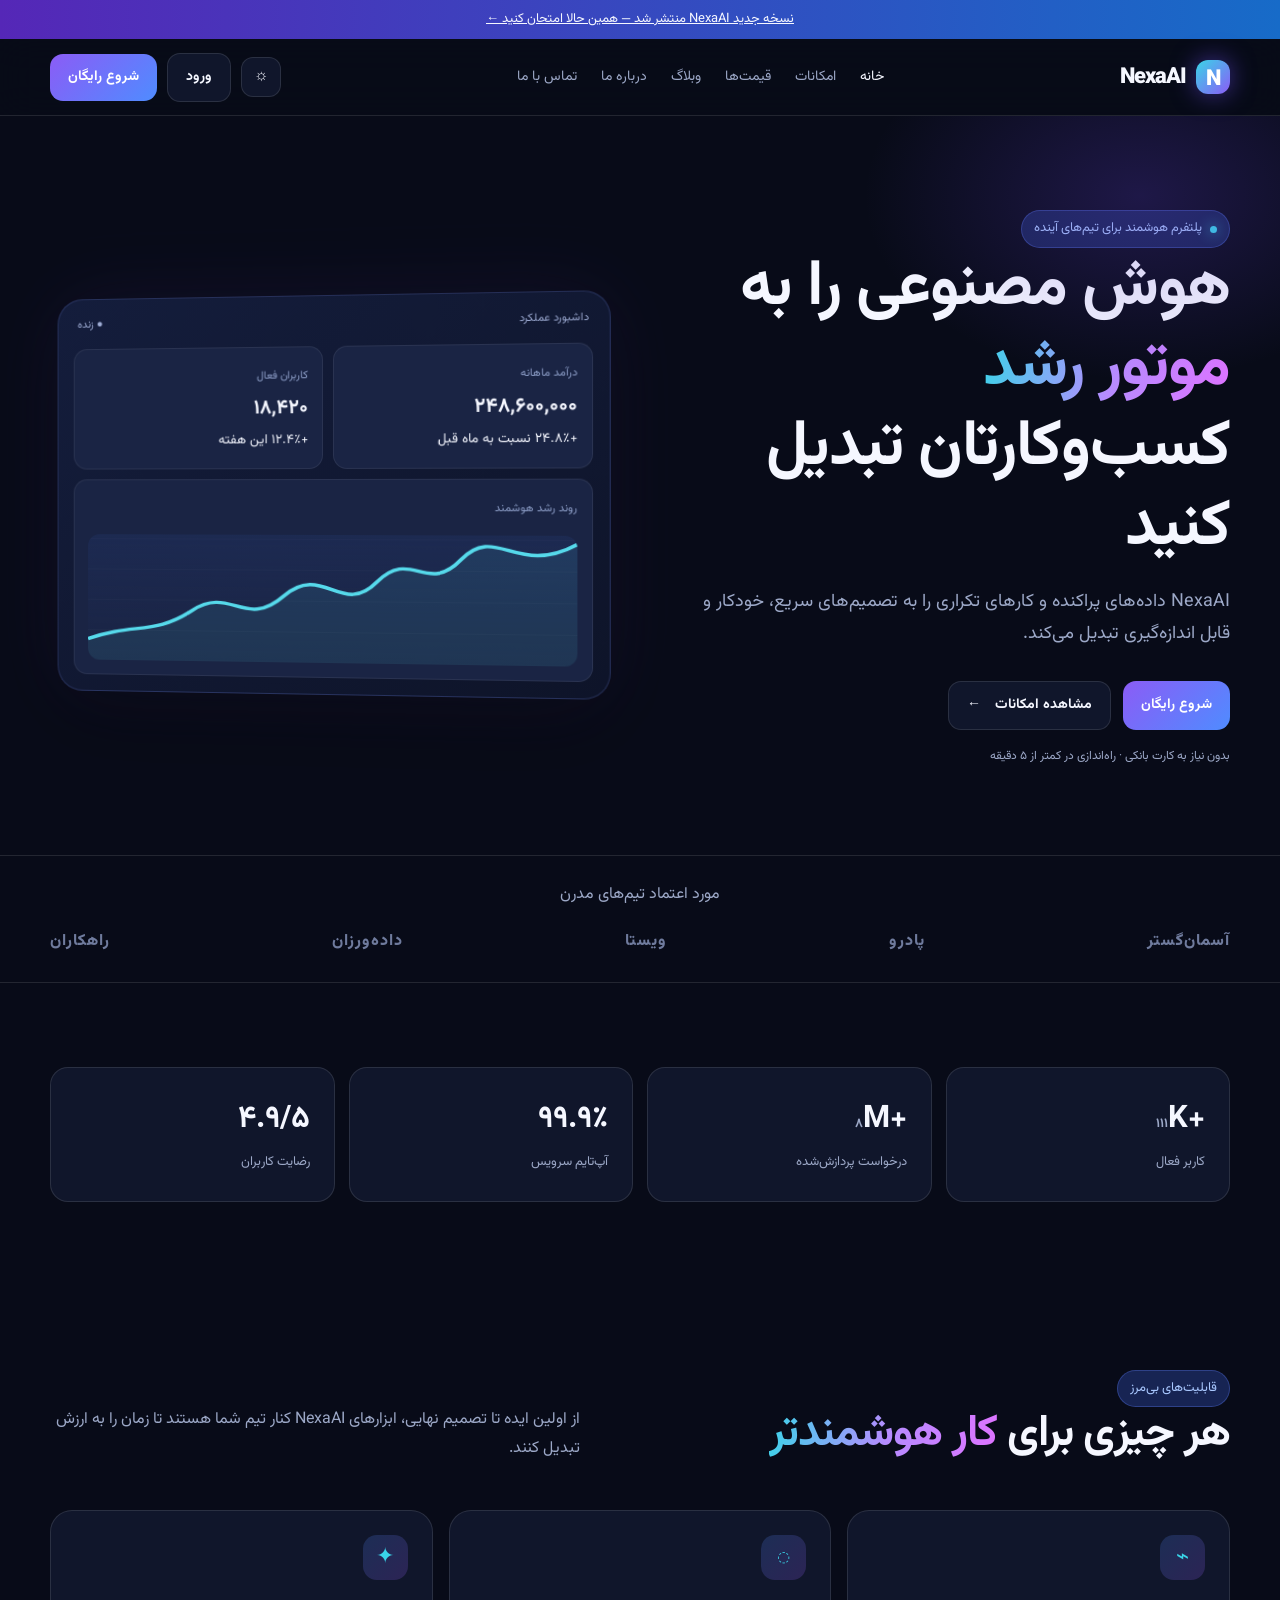
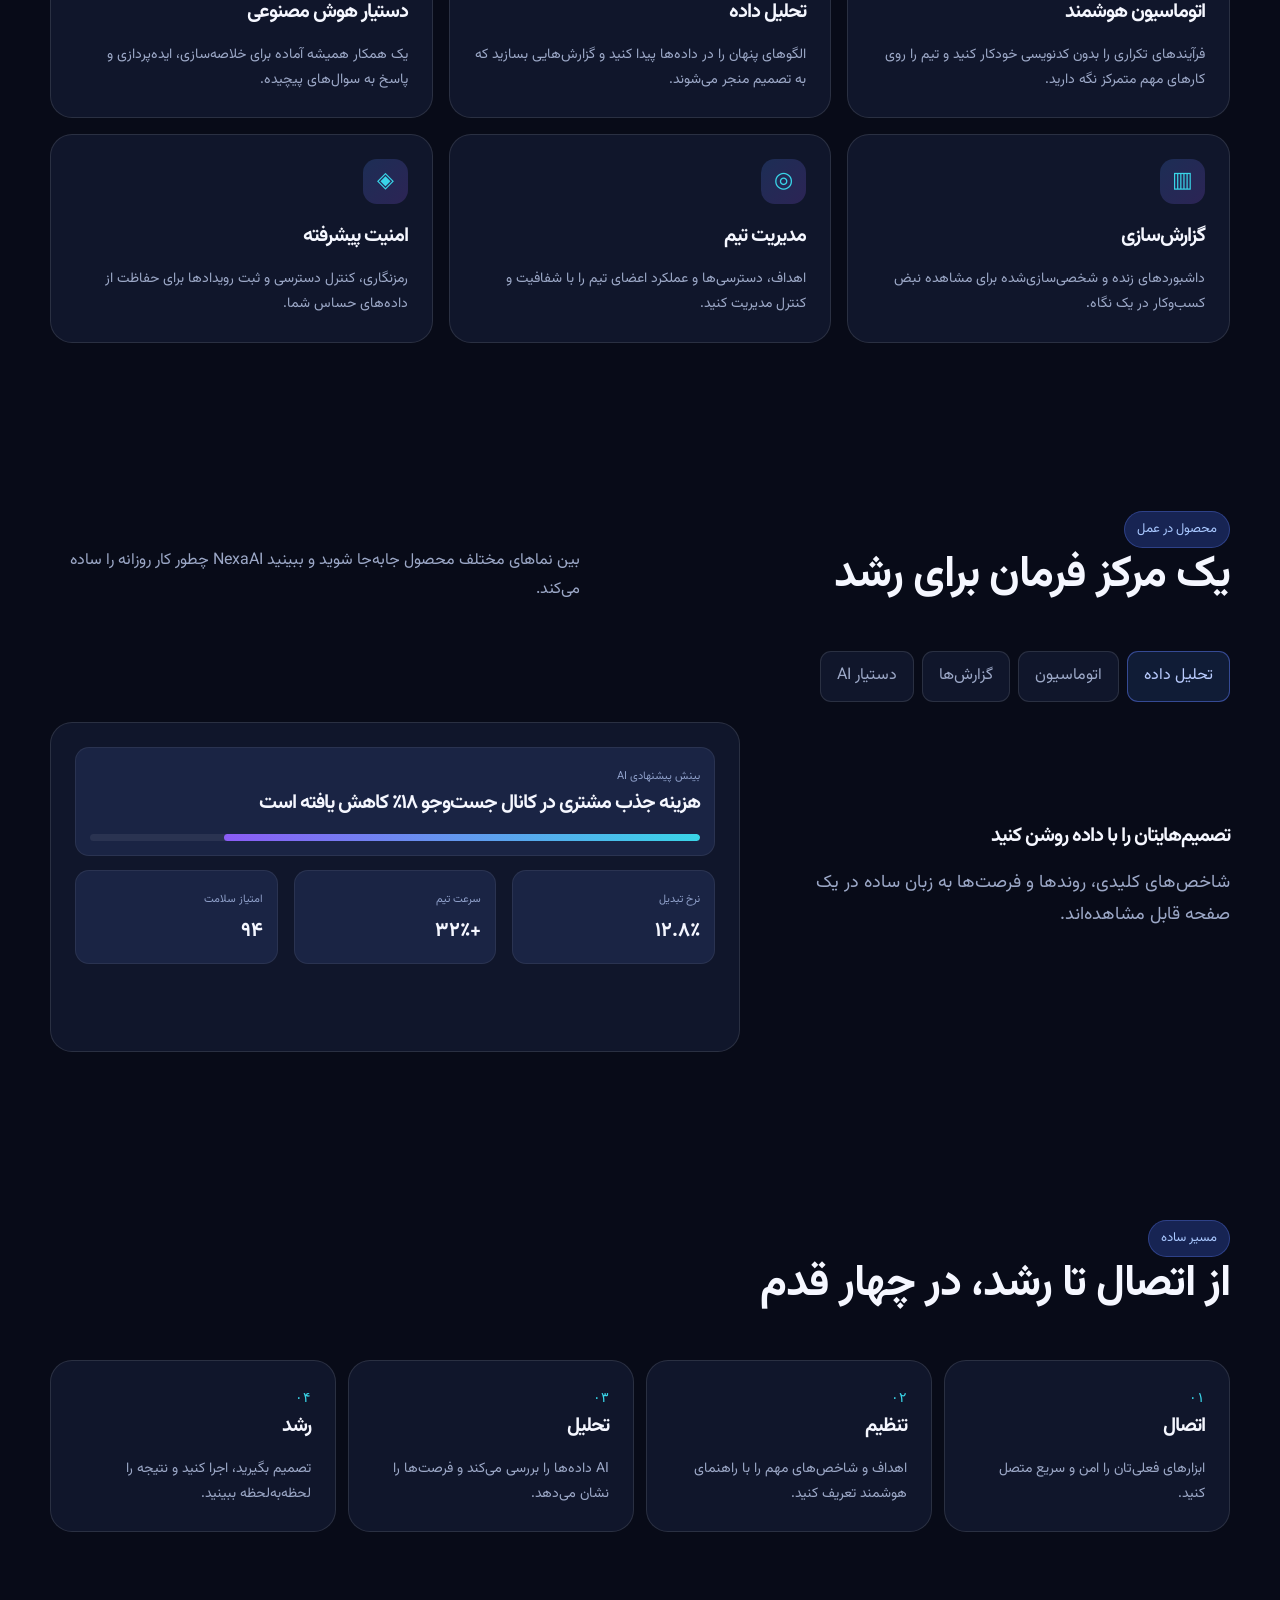
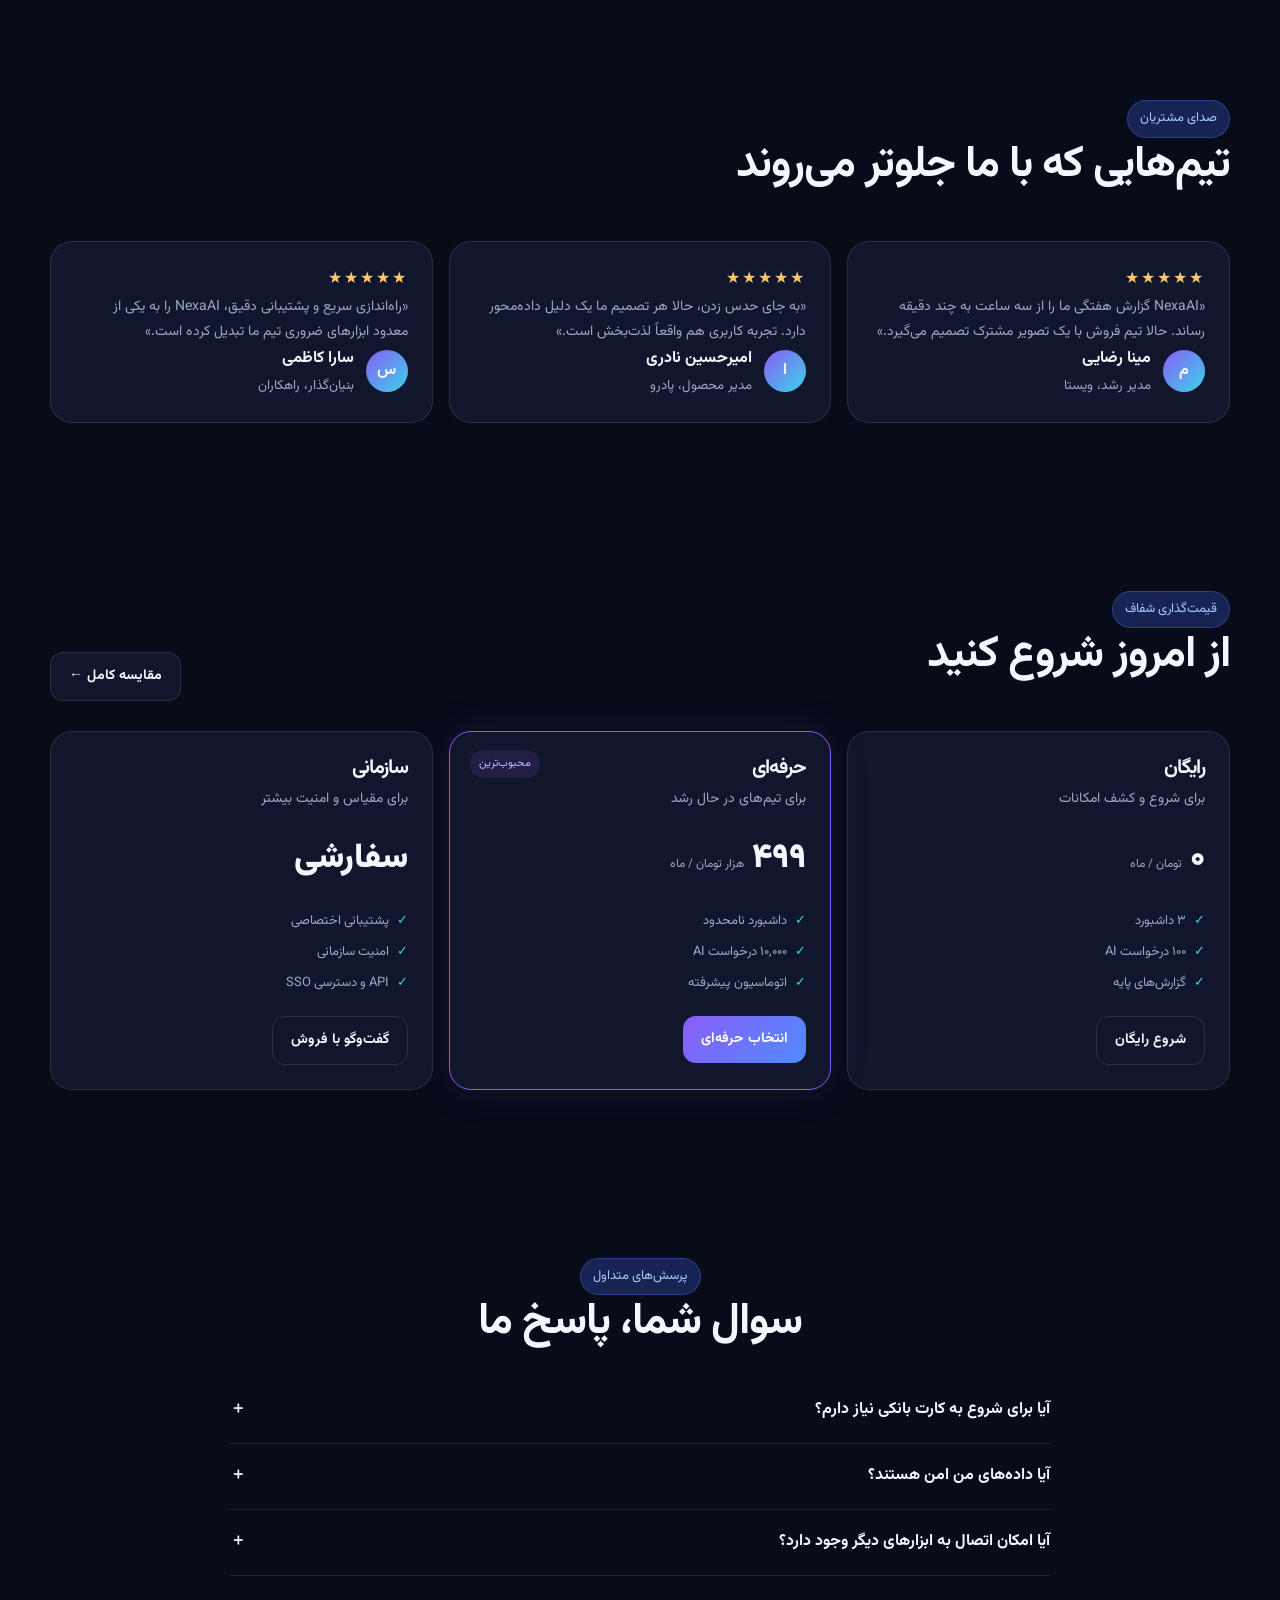
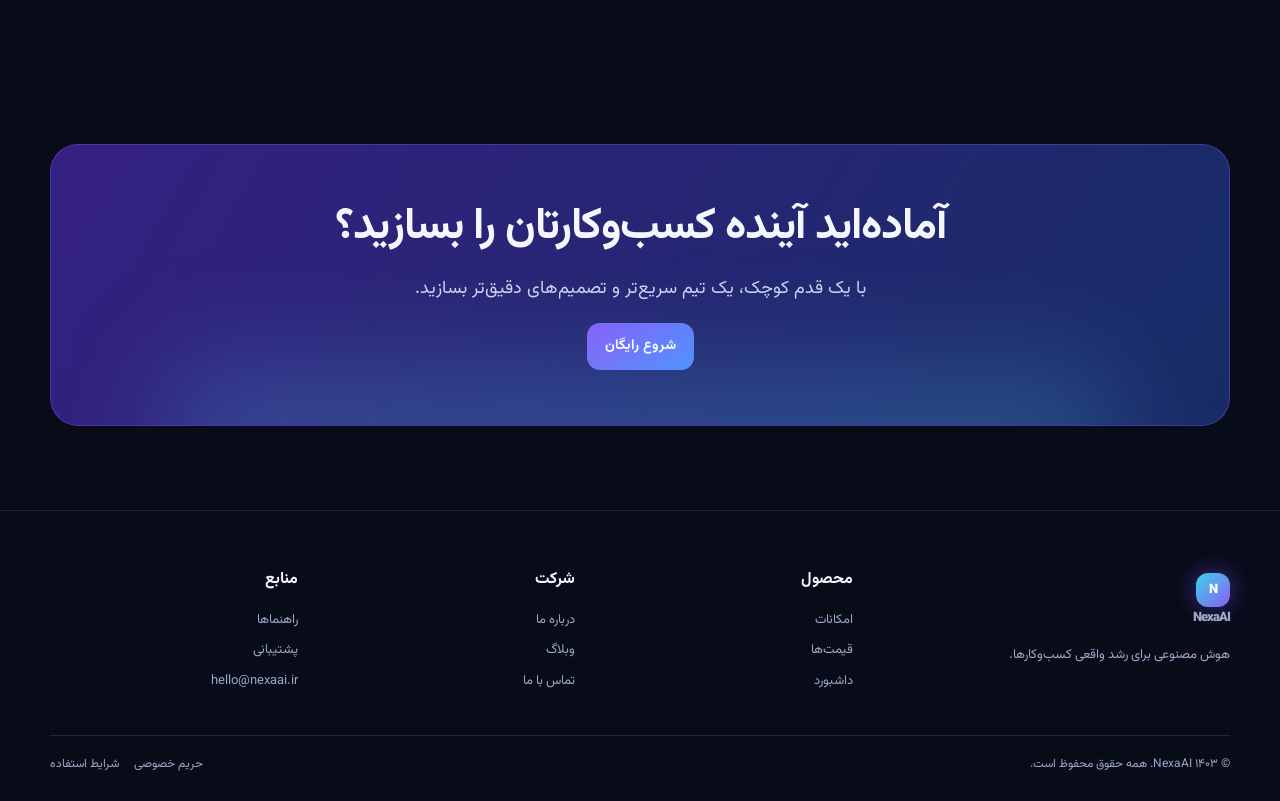
<file: index.html>
<!doctype html><html lang="fa" dir="rtl"><head><meta charset="utf-8"><meta name="viewport" content="width=device-width,initial-scale=1"><title>NexaAI | موتور هوشمند رشد</title><link rel="stylesheet" href="css/style.css"></head><body><div class="announcement"><a href="features.html">نسخه جدید NexaAI منتشر شد — همین حالا امتحان کنید ←</a></div><header class="header"><div class="container nav"><a class="brand" href="index.html"><span class="brand-mark"></span>NexaAI</a><nav class="nav-links"><a class="active" href="index.html">خانه</a><a href="features.html">امکانات</a><a href="pricing.html">قیمت‌ها</a><a href="blog.html">وبلاگ</a><a href="about.html">درباره ما</a><a href="contact.html">تماس با ما</a></nav><div class="actions"><button class="theme-btn" data-theme-toggle aria-label="تغییر پوسته">☼</button><a class="btn btn-ghost" href="login.html">ورود</a><a class="btn btn-primary" href="signup.html">شروع رایگان</a><button class="menu-btn" data-menu>☰</button></div></div></header><main><section class="hero"><div class="container hero-grid"><div><span class="eyebrow"><i class="dot"></i> پلتفرم هوشمند برای تیم‌های آینده</span><h1>هوش مصنوعی را به <span class="gradient-text">موتور رشد</span> کسب‌وکارتان تبدیل کنید</h1><p class="lead">NexaAI داده‌های پراکنده و کارهای تکراری را به تصمیم‌های سریع، خودکار و قابل اندازه‌گیری تبدیل می‌کند.</p><div class="hero-actions"><a class="btn btn-primary" href="signup.html">شروع رایگان</a><a class="btn btn-ghost" href="#showcase">مشاهده امکانات　←</a></div><p class="hero-note">بدون نیاز به کارت بانکی · راه‌اندازی در کمتر از ۵ دقیقه</p></div><div class="mockup reveal"><div class="mock-top"><span>داشبورد عملکرد</span><span>● زنده</span></div><div class="mock-grid"><div class="mini-card"><span>درآمد ماهانه</span><strong>۲۴۸,۶۰۰,۰۰۰</strong><small>+۲۴.۸٪ نسبت به ماه قبل</small></div><div class="mini-card"><span>کاربران فعال</span><strong>۱۸,۴۲۰</strong><small>+۱۲.۴٪ این هفته</small></div></div><div class="mini-card" style="margin-top:10px"><span>روند رشد هوشمند</span><div class="chart"><svg viewBox="0 0 500 150" preserveAspectRatio="none"><path d="M0 125 C50 105 70 120 110 90 S165 112 205 72 S265 96 300 55 S350 70 385 28 S440 48 500 10" fill="none" stroke="#56d9eb" stroke-width="4"/><path d="M0 125 C50 105 70 120 110 90 S165 112 205 72 S265 96 300 55 S350 70 385 28 S440 48 500 10 V150 H0" fill="#56d9eb18"/></svg></div></div></div></div></section><section class="trust"><div class="container"><div class="center" style="margin-bottom:18px">مورد اعتماد تیم‌های مدرن</div><div class="logos"><span>آسمان‌گستر</span><span>پادرو</span><span>ویستا</span><span>داده‌ورزان</span><span>راهکاران</span></div></div></section><section class="section"><div class="container stats"><div class="stat reveal"><strong>+<span data-counter="120">۰</span>K</strong><span>کاربر فعال</span></div><div class="stat reveal"><strong>+<span data-counter="8">۰</span>M</strong><span>درخواست پردازش‌شده</span></div><div class="stat reveal"><strong>۹۹.۹٪</strong><span>آپ‌تایم سرویس</span></div><div class="stat reveal"><strong>۴.۹/۵</strong><span>رضایت کاربران</span></div></div></section><section class="section"><div class="container"><div class="section-head"><div><span class="eyebrow">قابلیت‌های بی‌مرز</span><h2>هر چیزی برای <span class="gradient-text">کار هوشمندتر</span></h2></div><p>از اولین ایده تا تصمیم نهایی، ابزارهای NexaAI کنار تیم شما هستند تا زمان را به ارزش تبدیل کنند.</p></div><div class="grid-3"><article class="card reveal"><div class="icon">⌁</div><h3>اتوماسیون هوشمند</h3><p>فرآیندهای تکراری را بدون کدنویسی خودکار کنید و تیم را روی کارهای مهم متمرکز نگه دارید.</p></article><article class="card reveal"><div class="icon">◌</div><h3>تحلیل داده</h3><p>الگوهای پنهان را در داده‌ها پیدا کنید و گزارش‌هایی بسازید که به تصمیم منجر می‌شوند.</p></article><article class="card reveal"><div class="icon">✦</div><h3>دستیار هوش مصنوعی</h3><p>یک همکار همیشه آماده برای خلاصه‌سازی، ایده‌پردازی و پاسخ به سوال‌های پیچیده.</p></article><article class="card reveal"><div class="icon">▥</div><h3>گزارش‌سازی</h3><p>داشبوردهای زنده و شخصی‌سازی‌شده برای مشاهده نبض کسب‌وکار در یک نگاه.</p></article><article class="card reveal"><div class="icon">◎</div><h3>مدیریت تیم</h3><p>اهداف، دسترسی‌ها و عملکرد اعضای تیم را با شفافیت و کنترل مدیریت کنید.</p></article><article class="card reveal"><div class="icon">◈</div><h3>امنیت پیشرفته</h3><p>رمزنگاری، کنترل دسترسی و ثبت رویدادها برای حفاظت از داده‌های حساس شما.</p></article></div></div></section><section class="section" id="showcase"><div class="container"><div class="section-head"><div><span class="eyebrow">محصول در عمل</span><h2>یک مرکز فرمان برای رشد</h2></div><p>بین نماهای مختلف محصول جابه‌جا شوید و ببینید NexaAI چطور کار روزانه را ساده می‌کند.</p></div><div class="tabs" data-tabs><button class="tab active" data-tab="data">تحلیل داده</button><button class="tab" data-tab="auto">اتوماسیون</button><button class="tab" data-tab="reports">گزارش‌ها</button><button class="tab" data-tab="ai">دستیار AI</button></div><div class="showcase"><div class="showcase-copy"><div data-panel="data"><h3>تصمیم‌هایتان را با داده روشن کنید</h3><p class="lead">شاخص‌های کلیدی، روندها و فرصت‌ها به زبان ساده در یک صفحه قابل مشاهده‌اند.</p></div><div data-panel="auto" hidden><h3>کارها خودشان انجام می‌شوند</h3><p class="lead">گردش‌کارهای قابل تنظیم، وظایف را بین ابزارهای شما هماهنگ می‌کنند.</p></div><div data-panel="reports" hidden><h3>گزارش‌هایی که دیده می‌شوند</h3><p class="lead">گزارش‌های زیبا و قابل ارائه را با چند کلیک آماده کنید.</p></div><div data-panel="ai" hidden><h3>همکار هوشمند شما</h3><p class="lead">از داده‌های خود سوال بپرسید و پاسخ‌های دقیق و قابل استناد بگیرید.</p></div></div><div class="card showcase-panel"><div class="mini-card"><span>بینش پیشنهادی AI</span><h3>هزینه جذب مشتری در کانال جست‌وجو ۱۸٪ کاهش یافته است</h3><div class="progress"><i style="width:78%"></i></div></div><div class="grid-3" style="margin-top:14px"><div class="mini-card"><span>نرخ تبدیل</span><strong>۱۲.۸٪</strong></div><div class="mini-card"><span>سرعت تیم</span><strong>+۳۲٪</strong></div><div class="mini-card"><span>امتیاز سلامت</span><strong>۹۴</strong></div></div></div></div></div></section><section class="section"><div class="container"><div class="section-head"><div><span class="eyebrow">مسیر ساده</span><h2>از اتصال تا رشد، در چهار قدم</h2></div></div><div class="steps"><div class="card"><span class="step-no">۰۱</span><h3>اتصال</h3><p>ابزارهای فعلی‌تان را امن و سریع متصل کنید.</p></div><div class="card"><span class="step-no">۰۲</span><h3>تنظیم</h3><p>اهداف و شاخص‌های مهم را با راهنمای هوشمند تعریف کنید.</p></div><div class="card"><span class="step-no">۰۳</span><h3>تحلیل</h3><p>AI داده‌ها را بررسی می‌کند و فرصت‌ها را نشان می‌دهد.</p></div><div class="card"><span class="step-no">۰۴</span><h3>رشد</h3><p>تصمیم بگیرید، اجرا کنید و نتیجه را لحظه‌به‌لحظه ببینید.</p></div></div></div></section><section class="section"><div class="container"><div class="section-head"><div><span class="eyebrow">صدای مشتریان</span><h2>تیم‌هایی که با ما جلوتر می‌روند</h2></div></div><div class="grid-3"><article class="card"><div class="stars">★★★★★</div><p class="quote">«NexaAI گزارش هفتگی ما را از سه ساعت به چند دقیقه رساند. حالا تیم فروش با یک تصویر مشترک تصمیم می‌گیرد.»</p><div class="person"><div class="avatar">م</div><div><b>مینا رضایی</b><small>مدیر رشد، ویستا</small></div></div></article><article class="card"><div class="stars">★★★★★</div><p class="quote">«به جای حدس زدن، حالا هر تصمیم ما یک دلیل داده‌محور دارد. تجربه کاربری هم واقعاً لذت‌بخش است.»</p><div class="person"><div class="avatar">ا</div><div><b>امیرحسین نادری</b><small>مدیر محصول، پادرو</small></div></div></article><article class="card"><div class="stars">★★★★★</div><p class="quote">«راه‌اندازی سریع و پشتیبانی دقیق، NexaAI را به یکی از معدود ابزارهای ضروری تیم ما تبدیل کرده است.»</p><div class="person"><div class="avatar">س</div><div><b>سارا کاظمی</b><small>بنیان‌گذار، راهکاران</small></div></div></article></div></div></section><section class="section"><div class="container"><div class="section-head"><div><span class="eyebrow">قیمت‌گذاری شفاف</span><h2>از امروز شروع کنید</h2></div><a href="pricing.html" class="btn btn-ghost">مقایسه کامل ←</a></div><div class="price-grid"><article class="card price"><h3>رایگان</h3><p>برای شروع و کشف امکانات</p><div class="price-value">۰ <small>تومان / ماه</small></div><ul class="check-list"><li>۳ داشبورد</li><li>۱۰۰ درخواست AI</li><li>گزارش‌های پایه</li></ul><a class="btn btn-ghost" href="signup.html">شروع رایگان</a></article><article class="card price popular"><span class="badge">محبوب‌ترین</span><h3>حرفه‌ای</h3><p>برای تیم‌های در حال رشد</p><div class="price-value">۴۹۹ <small>هزار تومان / ماه</small></div><ul class="check-list"><li>داشبورد نامحدود</li><li>۱۰,۰۰۰ درخواست AI</li><li>اتوماسیون پیشرفته</li></ul><a class="btn btn-primary" href="signup.html">انتخاب حرفه‌ای</a></article><article class="card price"><h3>سازمانی</h3><p>برای مقیاس و امنیت بیشتر</p><div class="price-value">سفارشی</div><ul class="check-list"><li>پشتیبانی اختصاصی</li><li>امنیت سازمانی</li><li>API و دسترسی SSO</li></ul><a class="btn btn-ghost" href="contact.html">گفت‌وگو با فروش</a></article></div></div></section><section class="section"><div class="container"><div class="center"><span class="eyebrow">پرسش‌های متداول</span><h2>سوال شما، پاسخ ما</h2></div><div class="faq" style="margin-top:28px"><div class="faq-item"><button class="faq-q">آیا برای شروع به کارت بانکی نیاز دارم؟<span>＋</span></button><div class="faq-a">خیر. پلن رایگان بدون نیاز به کارت بانکی فعال می‌شود و هر زمان خواستید می‌توانید ارتقا دهید.</div></div><div class="faq-item"><button class="faq-q">آیا داده‌های من امن هستند؟<span>＋</span></button><div class="faq-a">بله، داده‌ها رمزنگاری می‌شوند و کنترل دسترسی کامل در اختیار تیم شماست.</div></div><div class="faq-item"><button class="faq-q">آیا امکان اتصال به ابزارهای دیگر وجود دارد؟<span>＋</span></button><div class="faq-a">بیش از ۴۰ اتصال آماده داریم و API برای ساخت اتصال اختصاصی در دسترس است.</div></div></div></div></section><section class="section"><div class="container cta"><h2>آماده‌اید آینده کسب‌وکارتان را بسازید؟</h2><p class="lead" style="margin-inline:auto;color:#cbd4ef">با یک قدم کوچک، یک تیم سریع‌تر و تصمیم‌های دقیق‌تر بسازید.</p><a class="btn btn-primary" href="signup.html">شروع رایگان</a></div></section></main><footer><div class="container"><div class="footer-grid"><div class="footer-col"><a class="brand" href="index.html"><span class="brand-mark"></span>NexaAI</a><p style="color:var(--muted);font-size:13px">هوش مصنوعی برای رشد واقعی کسب‌وکارها.</p></div><div class="footer-col"><h4>محصول</h4><a href="features.html">امکانات</a><a href="pricing.html">قیمت‌ها</a><a href="dashboard.html">داشبورد</a></div><div class="footer-col"><h4>شرکت</h4><a href="about.html">درباره ما</a><a href="blog.html">وبلاگ</a><a href="contact.html">تماس با ما</a></div><div class="footer-col"><h4>منابع</h4><a href="blog.html">راهنماها</a><a href="contact.html">پشتیبانی</a><a href="mailto:hello@nexaai.ir">hello@nexaai.ir</a></div></div><div class="footer-bottom"><span>© ۱۴۰۳ NexaAI. همه حقوق محفوظ است.</span><span>حریم خصوصی　 شرایط استفاده</span></div></div></footer><div class="toast"></div><button class="theme-btn" data-top style="position:fixed;bottom:24px;left:24px;display:none">↑</button><script src="js/main.js"></script></body></html>
</file>
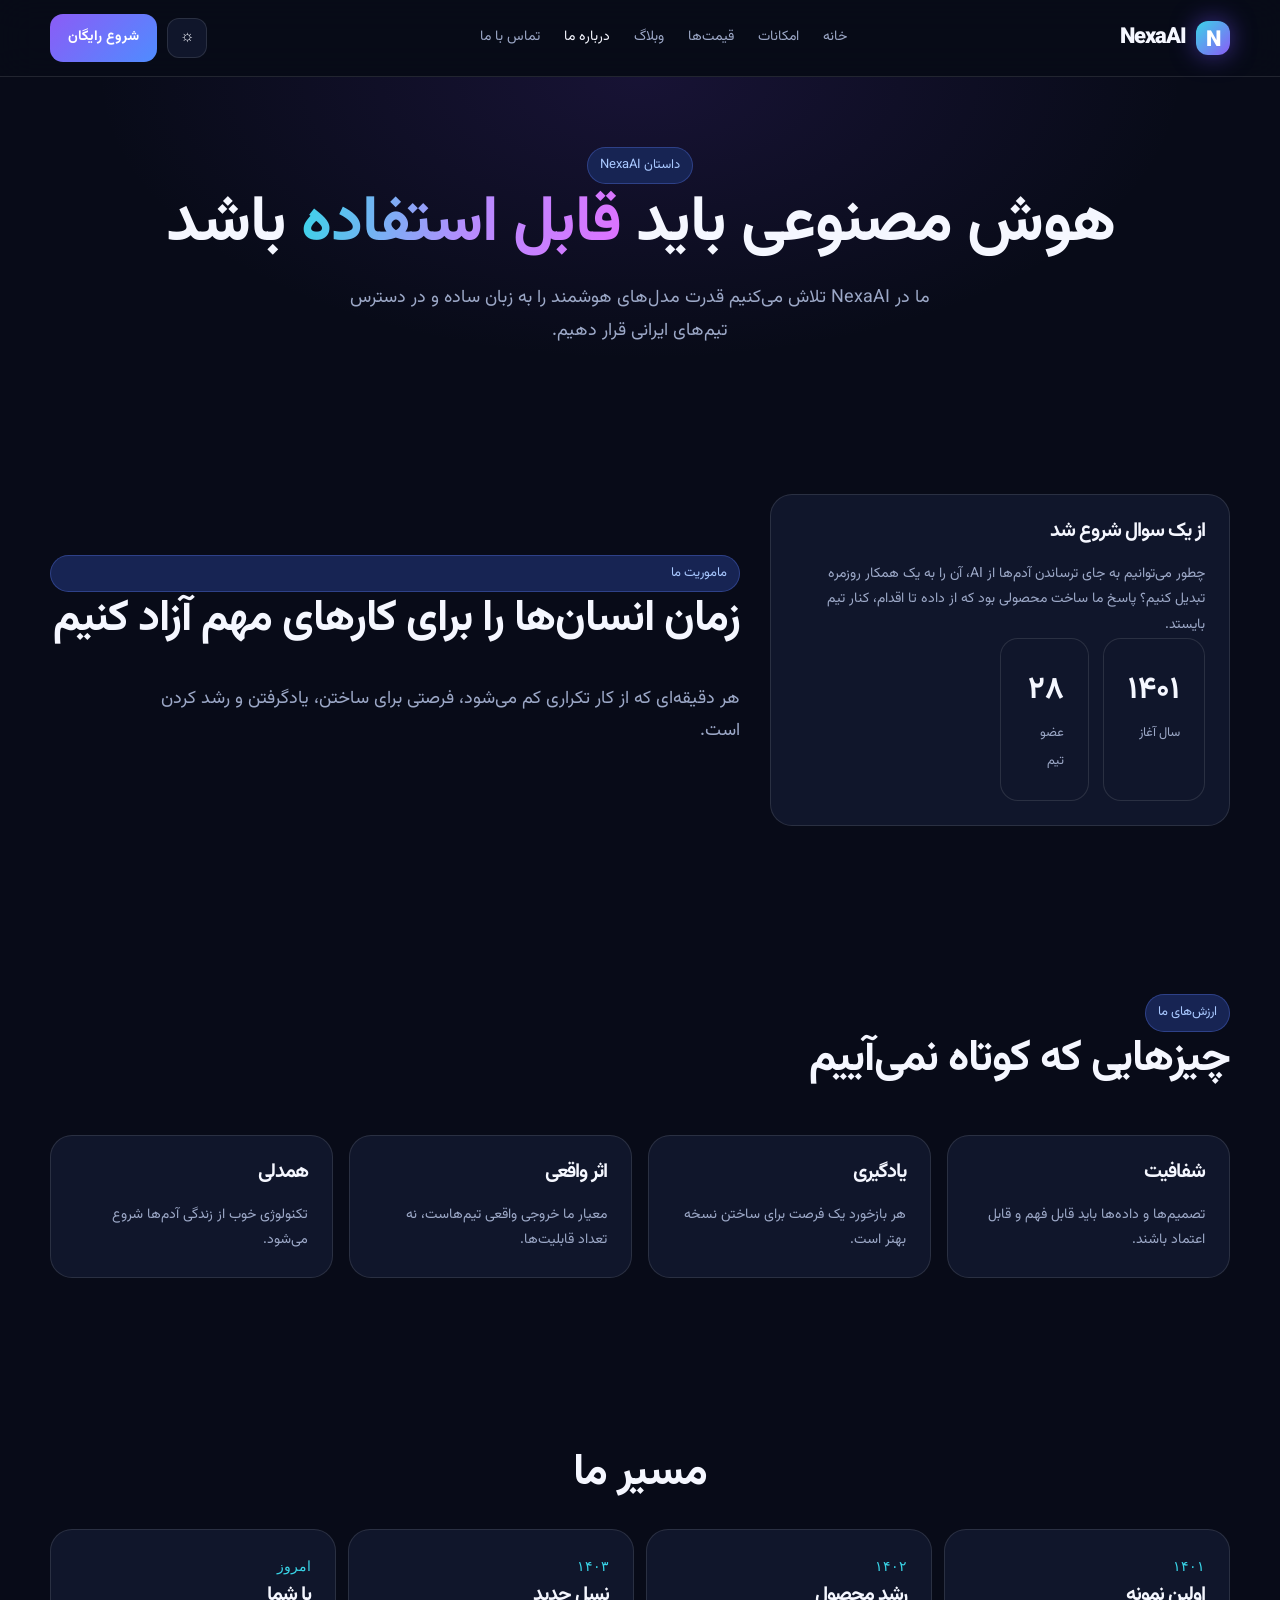
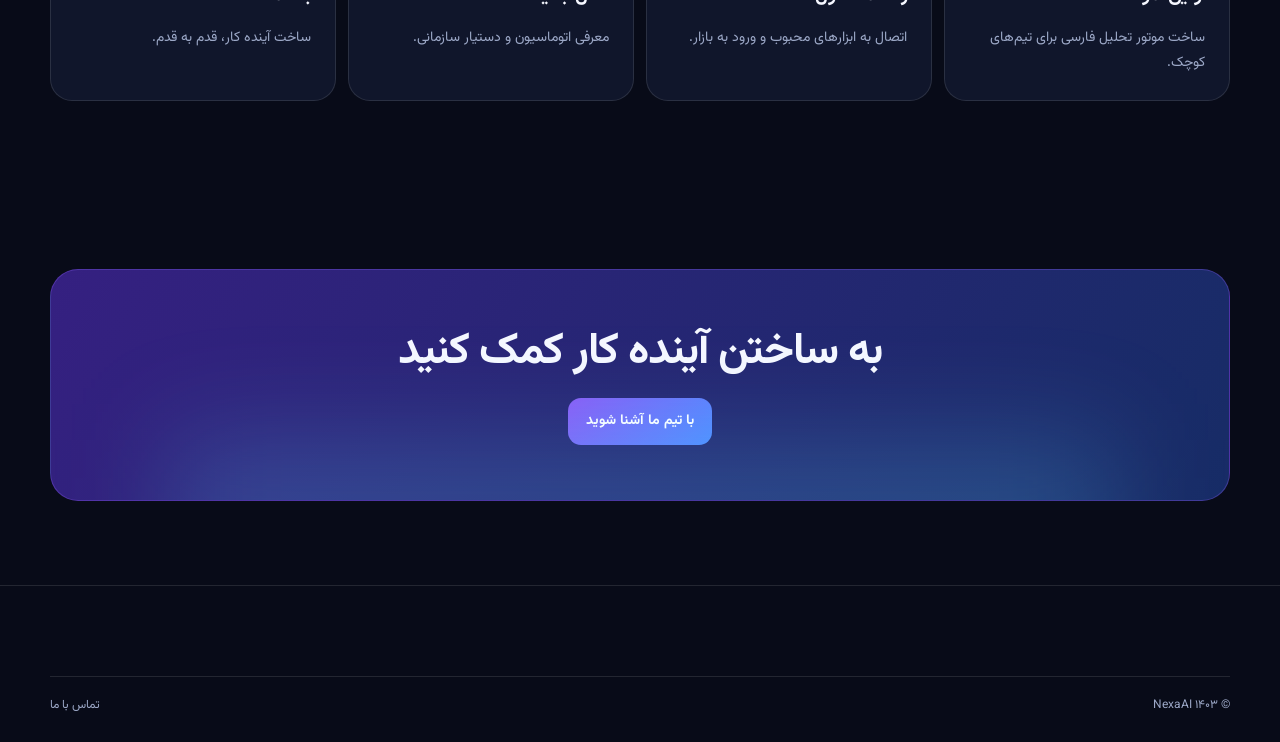
<file: about.html>
<!doctype html><html lang="fa" dir="rtl"><head><meta charset="utf-8"><meta name="viewport" content="width=device-width,initial-scale=1"><title>درباره ما | NexaAI</title><link rel="stylesheet" href="css/style.css"></head><body><header class="header"><div class="container nav"><a class="brand" href="index.html"><span class="brand-mark"></span>NexaAI</a><nav class="nav-links"><a href="index.html">خانه</a><a href="features.html">امکانات</a><a href="pricing.html">قیمت‌ها</a><a href="blog.html">وبلاگ</a><a class="active" href="about.html">درباره ما</a><a href="contact.html">تماس با ما</a></nav><div class="actions"><button class="theme-btn" data-theme-toggle>☼</button><a class="btn btn-primary" href="signup.html">شروع رایگان</a><button class="menu-btn" data-menu>☰</button></div></div></header><main><section class="page-hero center"><div class="container"><span class="eyebrow">داستان NexaAI</span><h1>هوش مصنوعی باید <span class="gradient-text">قابل استفاده</span> باشد</h1><p class="lead">ما در NexaAI تلاش می‌کنیم قدرت مدل‌های هوشمند را به زبان ساده و در دسترس تیم‌های ایرانی قرار دهیم.</p></div></section><section class="section"><div class="container showcase"><div class="card"><h3>از یک سوال شروع شد</h3><p class="lead">چطور می‌توانیم به جای ترساندن آدم‌ها از AI، آن را به یک همکار روزمره تبدیل کنیم؟ پاسخ ما ساخت محصولی بود که از داده تا اقدام، کنار تیم بایستد.</p><div class="stats"><div class="stat"><strong>۱۴۰۱</strong><span>سال آغاز</span></div><div class="stat"><strong>۲۸</strong><span>عضو تیم</span></div></div></div><div class="showcase-copy"><span class="eyebrow">ماموریت ما</span><h2>زمان انسان‌ها را برای کارهای مهم آزاد کنیم</h2><p class="lead">هر دقیقه‌ای که از کار تکراری کم می‌شود، فرصتی برای ساختن، یادگرفتن و رشد کردن است.</p></div></div></section><section class="section"><div class="container"><div class="section-head"><div><span class="eyebrow">ارزش‌های ما</span><h2>چیزهایی که کوتاه نمی‌آییم</h2></div></div><div class="grid-4"><div class="card"><h3>شفافیت</h3><p>تصمیم‌ها و داده‌ها باید قابل فهم و قابل اعتماد باشند.</p></div><div class="card"><h3>یادگیری</h3><p>هر بازخورد یک فرصت برای ساختن نسخه بهتر است.</p></div><div class="card"><h3>اثر واقعی</h3><p>معیار ما خروجی واقعی تیم‌هاست، نه تعداد قابلیت‌ها.</p></div><div class="card"><h3>همدلی</h3><p>تکنولوژی خوب از زندگی آدم‌ها شروع می‌شود.</p></div></div></div></section><section class="section"><div class="container"><h2 class="center">مسیر ما</h2><div class="steps" style="margin-top:28px"><div class="card"><span class="step-no">۱۴۰۱</span><h3>اولین نمونه</h3><p>ساخت موتور تحلیل فارسی برای تیم‌های کوچک.</p></div><div class="card"><span class="step-no">۱۴۰۲</span><h3>رشد محصول</h3><p>اتصال به ابزارهای محبوب و ورود به بازار.</p></div><div class="card"><span class="step-no">۱۴۰۳</span><h3>نسل جدید</h3><p>معرفی اتوماسیون و دستیار سازمانی.</p></div><div class="card"><span class="step-no">امروز</span><h3>با شما</h3><p>ساخت آینده کار، قدم به قدم.</p></div></div></div></section><section class="section"><div class="container cta"><h2>به ساختن آینده کار کمک کنید</h2><a href="contact.html" class="btn btn-primary">با تیم ما آشنا شوید</a></div></section></main><footer><div class="container footer-bottom"><span>© ۱۴۰۳ NexaAI</span><a href="contact.html">تماس با ما</a></div></footer><script src="js/main.js"></script></body></html>
</file>
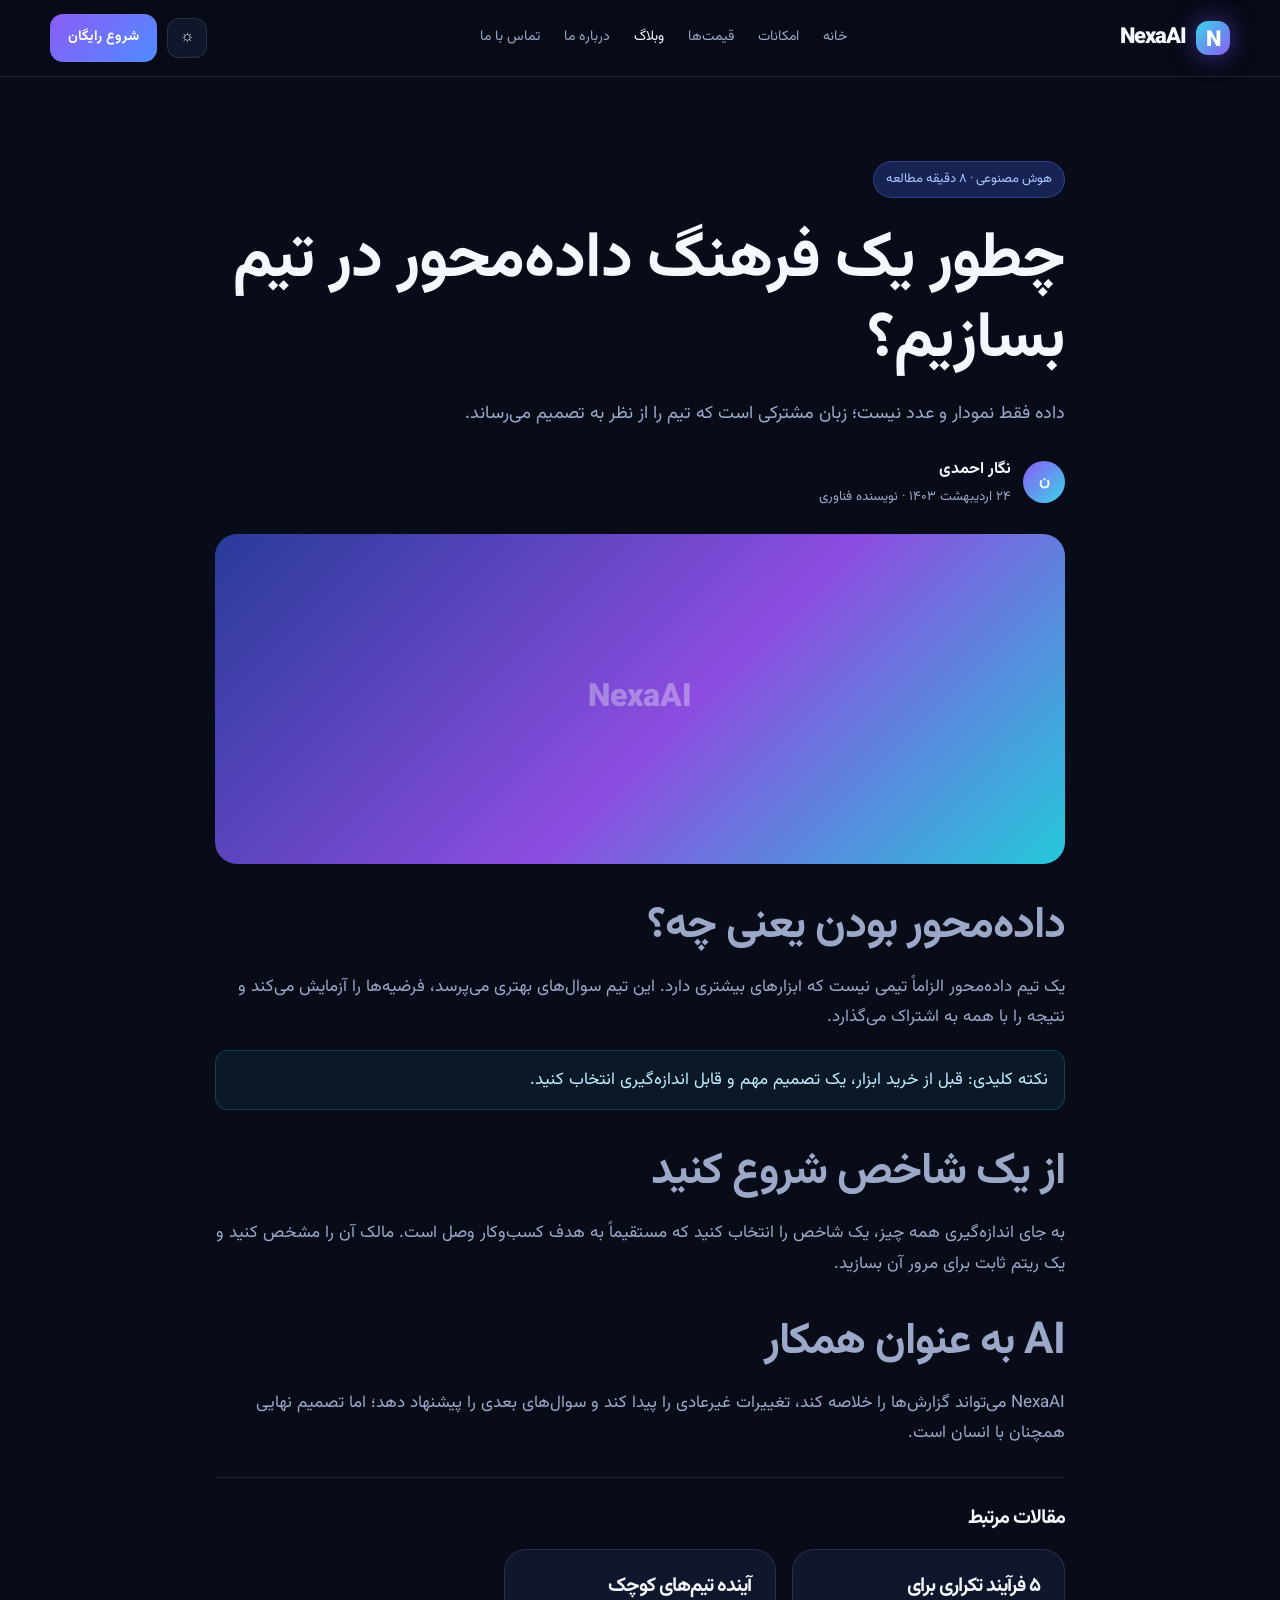
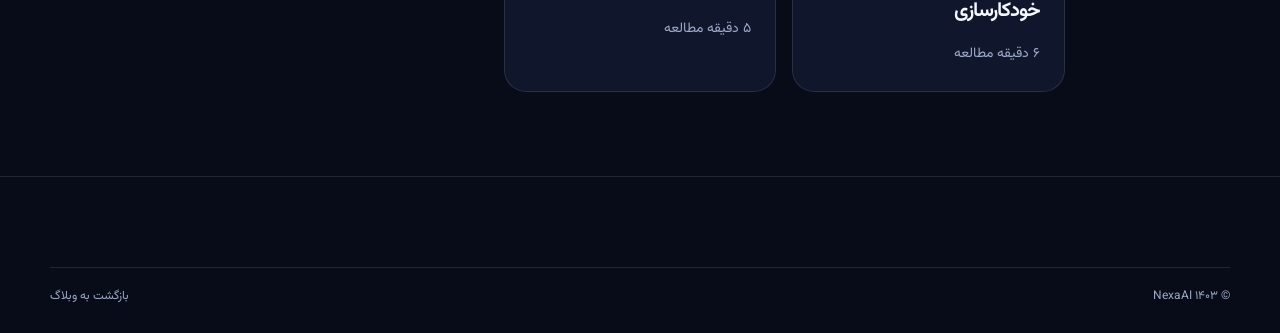
<file: blog-post.html>
<!doctype html><html lang="fa" dir="rtl"><head><meta charset="utf-8"><meta name="viewport" content="width=device-width,initial-scale=1"><title>چطور فرهنگ داده‌محور بسازیم | NexaAI</title><link rel="stylesheet" href="css/style.css"></head><body><header class="header"><div class="container nav"><a class="brand" href="index.html"><span class="brand-mark"></span>NexaAI</a><nav class="nav-links"><a href="index.html">خانه</a><a href="features.html">امکانات</a><a href="pricing.html">قیمت‌ها</a><a class="active" href="blog.html">وبلاگ</a><a href="about.html">درباره ما</a><a href="contact.html">تماس با ما</a></nav><div class="actions"><button class="theme-btn" data-theme-toggle>☼</button><a class="btn btn-primary" href="signup.html">شروع رایگان</a></div></div></header><main><article class="section"><div class="container" style="max-width:850px"><span class="eyebrow">هوش مصنوعی · ۸ دقیقه مطالعه</span><h1 style="margin-top:22px">چطور یک فرهنگ داده‌محور در تیم بسازیم؟</h1><p class="lead">داده فقط نمودار و عدد نیست؛ زبان مشترکی است که تیم را از نظر به تصمیم می‌رساند.</p><div class="person" style="margin:25px 0"><div class="avatar">ن</div><div><b>نگار احمدی</b><small>۲۴ اردیبهشت ۱۴۰۳ · نویسنده فناوری</small></div></div><div class="article-cover" style="height:330px;border-radius:22px"></div><div style="font-size:17px;color:var(--muted);margin-top:35px"><h2>داده‌محور بودن یعنی چه؟</h2><p>یک تیم داده‌محور الزاماً تیمی نیست که ابزارهای بیشتری دارد. این تیم سوال‌های بهتری می‌پرسد، فرضیه‌ها را آزمایش می‌کند و نتیجه را با همه به اشتراک می‌گذارد.</p><div class="notice">نکته کلیدی: قبل از خرید ابزار، یک تصمیم مهم و قابل اندازه‌گیری انتخاب کنید.</div><h2 style="margin-top:35px">از یک شاخص شروع کنید</h2><p>به جای اندازه‌گیری همه چیز، یک شاخص را انتخاب کنید که مستقیماً به هدف کسب‌وکار وصل است. مالک آن را مشخص کنید و یک ریتم ثابت برای مرور آن بسازید.</p><h2 style="margin-top:35px">AI به عنوان همکار</h2><p>NexaAI می‌تواند گزارش‌ها را خلاصه کند، تغییرات غیرعادی را پیدا کند و سوال‌های بعدی را پیشنهاد دهد؛ اما تصمیم نهایی همچنان با انسان است.</p></div><div class="divider"></div><h3>مقالات مرتبط</h3><div class="grid-3"><a class="card" href="blog.html"><h3>۵ فرآیند تکراری برای خودکارسازی</h3><p>۶ دقیقه مطالعه</p></a><a class="card" href="blog.html"><h3>آینده تیم‌های کوچک</h3><p>۵ دقیقه مطالعه</p></a></div></div></article></main><footer><div class="container footer-bottom"><span>© ۱۴۰۳ NexaAI</span><a href="blog.html">بازگشت به وبلاگ</a></div></footer><script src="js/main.js"></script></body></html>
</file>
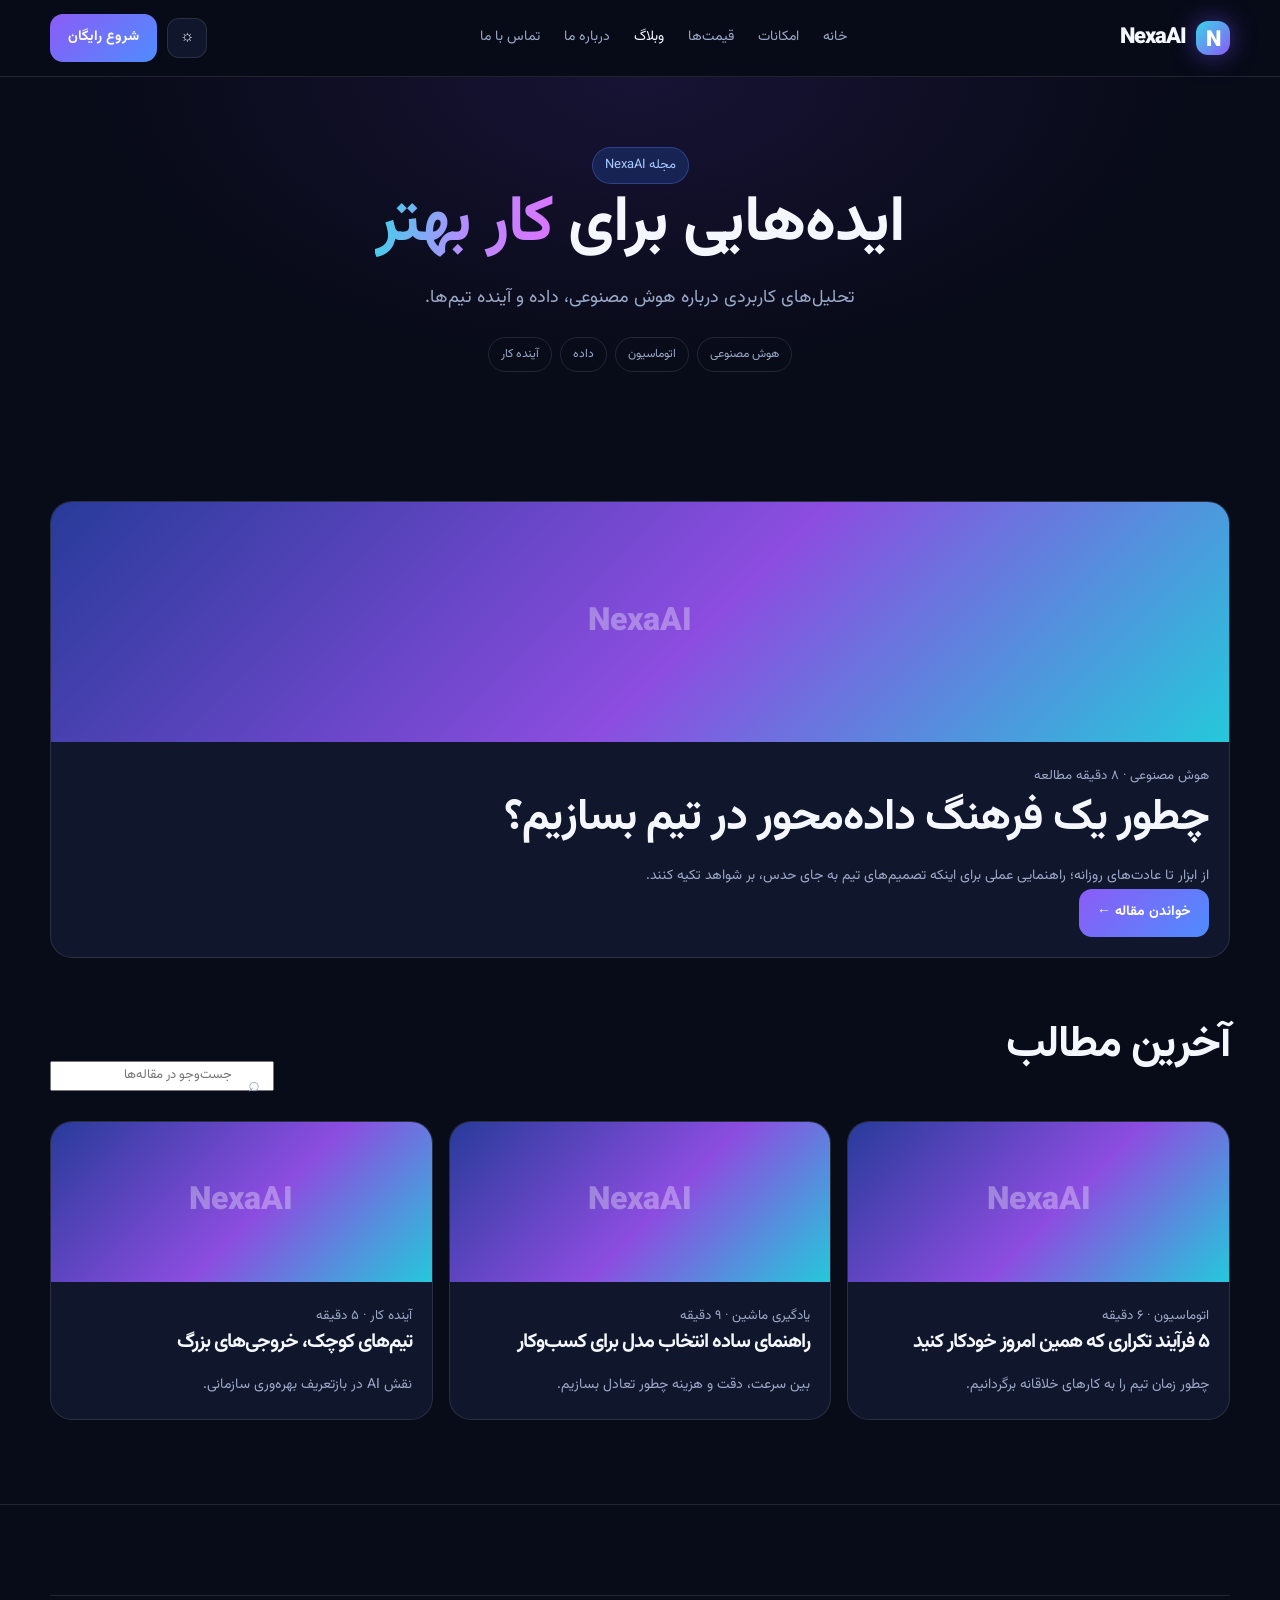
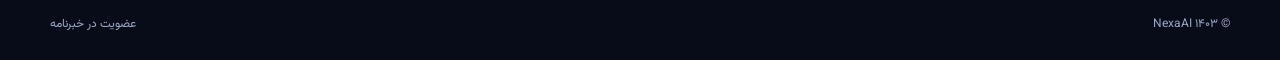
<file: blog.html>
<!doctype html><html lang="fa" dir="rtl"><head><meta charset="utf-8"><meta name="viewport" content="width=device-width,initial-scale=1"><title>وبلاگ NexaAI</title><link rel="stylesheet" href="css/style.css"></head><body><header class="header"><div class="container nav"><a class="brand" href="index.html"><span class="brand-mark"></span>NexaAI</a><nav class="nav-links"><a href="index.html">خانه</a><a href="features.html">امکانات</a><a href="pricing.html">قیمت‌ها</a><a class="active" href="blog.html">وبلاگ</a><a href="about.html">درباره ما</a><a href="contact.html">تماس با ما</a></nav><div class="actions"><button class="theme-btn" data-theme-toggle>☼</button><a class="btn btn-primary" href="signup.html">شروع رایگان</a><button class="menu-btn" data-menu>☰</button></div></div></header><main><section class="page-hero center"><div class="container"><span class="eyebrow">مجله NexaAI</span><h1>ایده‌هایی برای <span class="gradient-text">کار بهتر</span></h1><p class="lead">تحلیل‌های کاربردی درباره هوش مصنوعی، داده و آینده تیم‌ها.</p><div class="pill-row" style="justify-content:center;margin-top:22px"><span class="pill">هوش مصنوعی</span><span class="pill">اتوماسیون</span><span class="pill">داده</span><span class="pill">آینده کار</span></div></div></section><section class="section"><div class="container"><div class="card article-card"><div class="article-cover" style="height:240px"></div><div class="article-body"><small>هوش مصنوعی · ۸ دقیقه مطالعه</small><h2><a href="blog-post.html">چطور یک فرهنگ داده‌محور در تیم بسازیم؟</a></h2><p>از ابزار تا عادت‌های روزانه؛ راهنمایی عملی برای اینکه تصمیم‌های تیم به جای حدس، بر شواهد تکیه کنند.</p><a class="btn btn-primary" href="blog-post.html">خواندن مقاله ←</a></div></div><div class="section-head" style="margin-top:60px"><h2>آخرین مطالب</h2><div class="search"><input class="field" placeholder="جست‌وجو در مقاله‌ها"></div></div><div class="grid-3"><article class="card article-card"><div class="article-cover"></div><div class="article-body"><small>اتوماسیون · ۶ دقیقه</small><h3>۵ فرآیند تکراری که همین امروز خودکار کنید</h3><p>چطور زمان تیم را به کارهای خلاقانه برگردانیم.</p></div></article><article class="card article-card"><div class="article-cover"></div><div class="article-body"><small>یادگیری ماشین · ۹ دقیقه</small><h3>راهنمای ساده انتخاب مدل برای کسب‌وکار</h3><p>بین سرعت، دقت و هزینه چطور تعادل بسازیم.</p></div></article><article class="card article-card"><div class="article-cover"></div><div class="article-body"><small>آینده کار · ۵ دقیقه</small><h3>تیم‌های کوچک، خروجی‌های بزرگ</h3><p>نقش AI در بازتعریف بهره‌وری سازمانی.</p></div></article></div></div></section></main><footer><div class="container footer-bottom"><span>© ۱۴۰۳ NexaAI</span><a href="contact.html">عضویت در خبرنامه</a></div></footer><script src="js/main.js"></script></body></html>
</file>
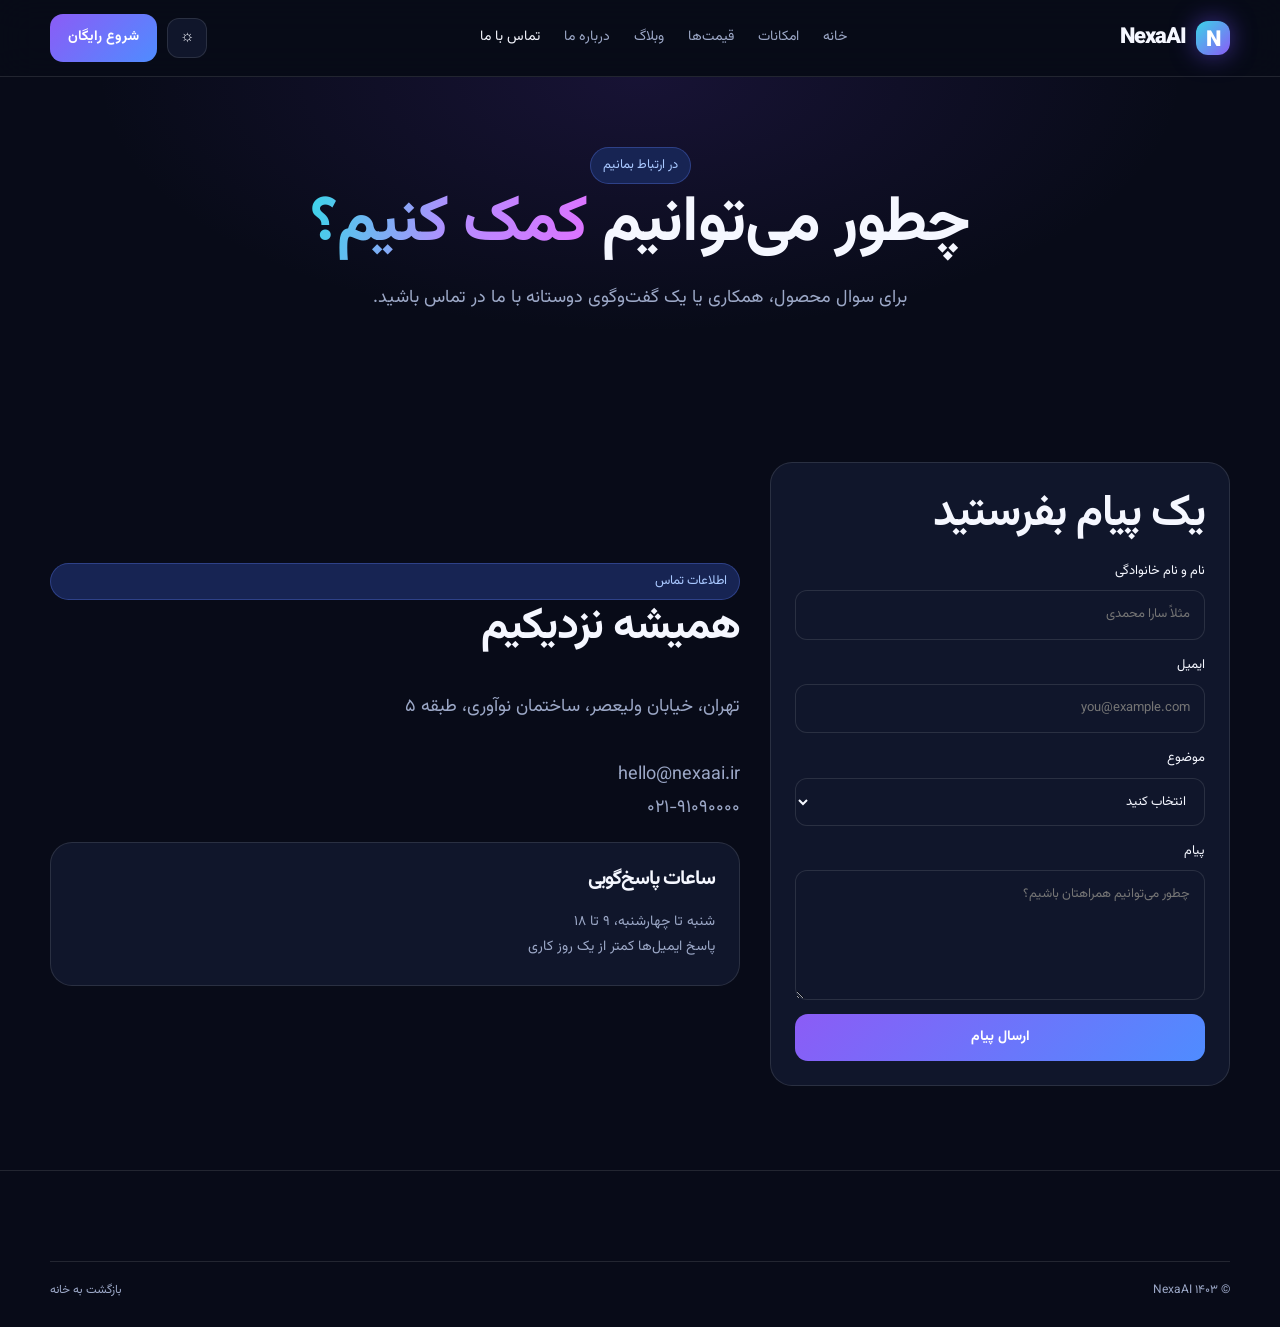
<file: contact.html>
<!doctype html><html lang="fa" dir="rtl"><head><meta charset="utf-8"><meta name="viewport" content="width=device-width,initial-scale=1"><title>تماس با ما | NexaAI</title><link rel="stylesheet" href="css/style.css"></head><body><header class="header"><div class="container nav"><a class="brand" href="index.html"><span class="brand-mark"></span>NexaAI</a><nav class="nav-links"><a href="index.html">خانه</a><a href="features.html">امکانات</a><a href="pricing.html">قیمت‌ها</a><a href="blog.html">وبلاگ</a><a href="about.html">درباره ما</a><a class="active" href="contact.html">تماس با ما</a></nav><div class="actions"><button class="theme-btn" data-theme-toggle>☼</button><a class="btn btn-primary" href="signup.html">شروع رایگان</a><button class="menu-btn" data-menu>☰</button></div></div></header><main><section class="page-hero center"><div class="container"><span class="eyebrow">در ارتباط بمانیم</span><h1>چطور می‌توانیم <span class="gradient-text">کمک کنیم؟</span></h1><p class="lead">برای سوال محصول، همکاری یا یک گفت‌وگوی دوستانه با ما در تماس باشید.</p></div></section><section class="section"><div class="container showcase"><div class="card"><h2>یک پیام بفرستید</h2><form class="form" data-demo><label class="field">نام و نام خانوادگی<input required placeholder="مثلاً سارا محمدی"></label><label class="field">ایمیل<input type="email" required placeholder="you@example.com"></label><label class="field">موضوع<select required><option value="">انتخاب کنید</option><option>پشتیبانی</option><option>فروش سازمانی</option><option>همکاری</option></select></label><label class="field">پیام<textarea required placeholder="چطور می‌توانیم همراهتان باشیم؟"></textarea></label><button class="btn btn-primary">ارسال پیام</button></form></div><div class="showcase-copy"><span class="eyebrow">اطلاعات تماس</span><h2>همیشه نزدیکیم</h2><p class="lead">تهران، خیابان ولیعصر، ساختمان نوآوری، طبقه ۵</p><p class="lead">hello@nexaai.ir<br>۰۲۱-۹۱۰۹۰۰۰۰</p><div class="card"><h3>ساعات پاسخ‌گویی</h3><p>شنبه تا چهارشنبه، ۹ تا ۱۸<br>پاسخ ایمیل‌ها کمتر از یک روز کاری</p></div></div></div></section></main><footer><div class="container footer-bottom"><span>© ۱۴۰۳ NexaAI</span><a href="index.html">بازگشت به خانه</a></div></footer><script src="js/main.js"></script></body></html>
</file>
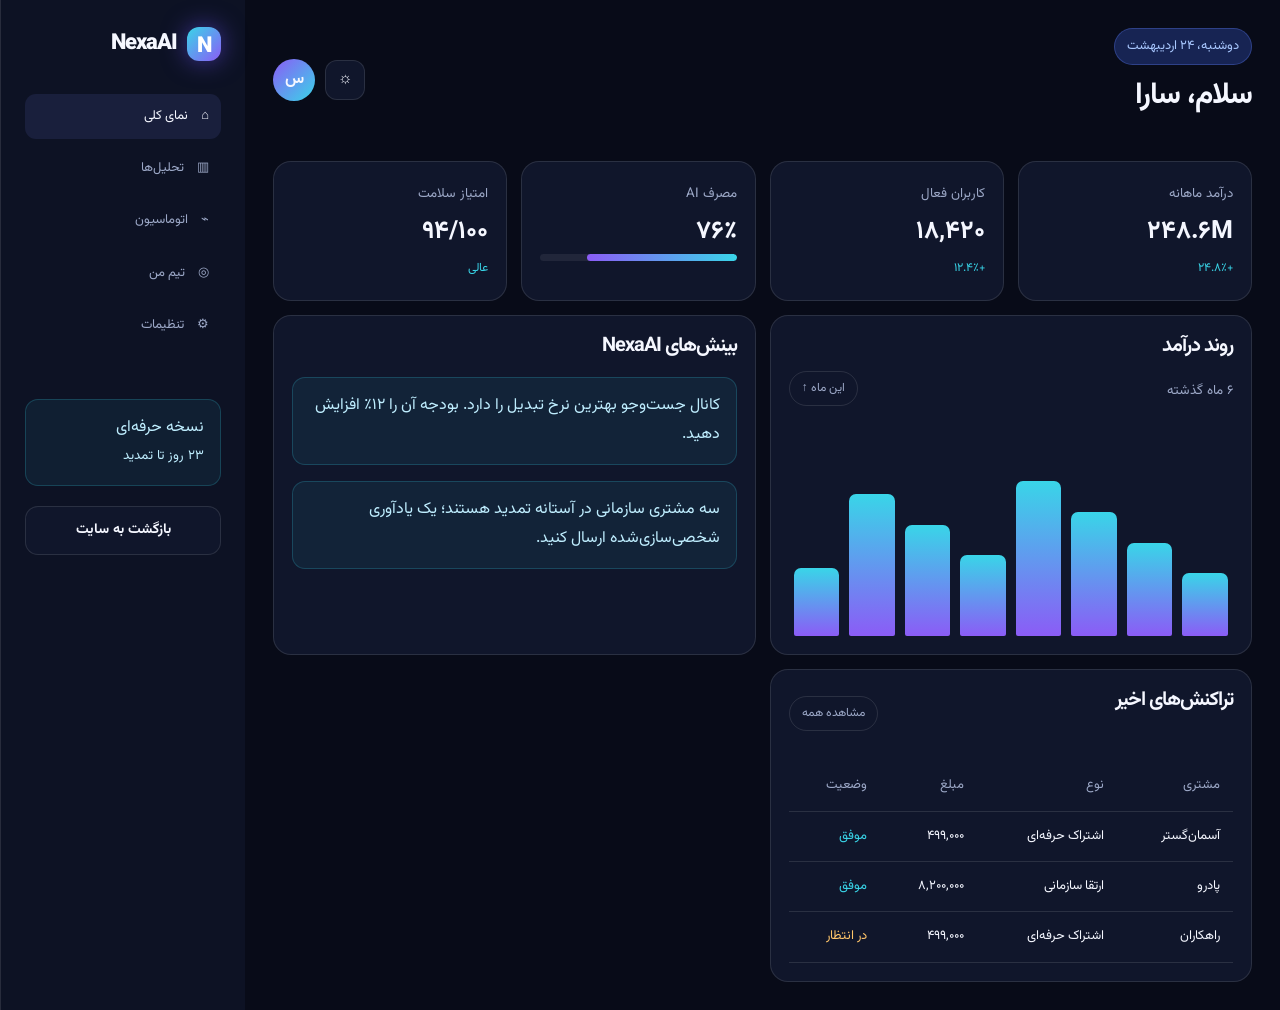
<file: dashboard.html>
<!doctype html><html lang="fa" dir="rtl"><head><meta charset="utf-8"><meta name="viewport" content="width=device-width,initial-scale=1"><title>داشبورد | NexaAI</title><link rel="stylesheet" href="css/style.css"></head><body><div class="dashboard-shell"><aside class="dash-sidebar"><a class="brand" href="index.html"><span class="brand-mark"></span>NexaAI</a><div class="dash-links"><a class="active" href="dashboard.html">⌂　نمای کلی</a><a href="#">▥　تحلیل‌ها</a><a href="#">⌁　اتوماسیون</a><a href="#">◎　تیم من</a><a href="#">⚙　تنظیمات</a></div><div style="margin-top:50px" class="notice">نسخه حرفه‌ای<br><small>۲۳ روز تا تمدید</small></div><a href="index.html" class="btn btn-ghost" style="margin-top:20px;width:100%">بازگشت به سایت</a></aside><main class="dash-main"><div class="dash-nav"><div><span class="eyebrow">دوشنبه، ۲۴ اردیبهشت</span><h1 style="font-size:30px;margin-top:12px">سلام، سارا</h1></div><div class="actions"><button class="theme-btn" data-theme-toggle>☼</button><div class="avatar">س</div></div></div><div class="dash-grid"><div class="dash-card"><small>درآمد ماهانه</small><strong>۲۴۸.۶M</strong><span style="color:var(--cyan);font-size:12px">+۲۴.۸٪</span></div><div class="dash-card"><small>کاربران فعال</small><strong>۱۸,۴۲۰</strong><span style="color:var(--cyan);font-size:12px">+۱۲.۴٪</span></div><div class="dash-card"><small>مصرف AI</small><strong>۷۶٪</strong><div class="progress" data-progress="76"><i></i></div></div><div class="dash-card"><small>امتیاز سلامت</small><strong>۹۴/۱۰۰</strong><span style="color:var(--cyan);font-size:12px">عالی</span></div><div class="dash-card wide"><div class="section-head"><div><h3>روند درآمد</h3><small>۶ ماه گذشته</small></div><span class="pill">این ماه ↑</span></div><div class="bar-chart"><i class="bar"></i><i class="bar"></i><i class="bar"></i><i class="bar"></i><i class="bar"></i><i class="bar"></i><i class="bar"></i><i class="bar"></i></div></div><div class="dash-card wide"><h3>بینش‌های NexaAI</h3><div class="notice" style="margin:16px 0">کانال جست‌وجو بهترین نرخ تبدیل را دارد. بودجه آن را ۱۲٪ افزایش دهید.</div><div class="notice">سه مشتری سازمانی در آستانه تمدید هستند؛ یک یادآوری شخصی‌سازی‌شده ارسال کنید.</div></div><div class="dash-card wide"><div class="section-head"><h3>تراکنش‌های اخیر</h3><a href="#" class="pill">مشاهده همه</a></div><div class="table-wrap"><table class="data-table"><thead><tr><th>مشتری</th><th>نوع</th><th>مبلغ</th><th>وضعیت</th></tr></thead><tbody><tr><td>آسمان‌گستر</td><td>اشتراک حرفه‌ای</td><td>۴۹۹,۰۰۰</td><td><span style="color:var(--cyan)">موفق</span></td></tr><tr><td>پادرو</td><td>ارتقا سازمانی</td><td>۸,۲۰۰,۰۰۰</td><td><span style="color:var(--cyan)">موفق</span></td></tr><tr><td>راهکاران</td><td>اشتراک حرفه‌ای</td><td>۴۹۹,۰۰۰</td><td><span style="color:#ffc56a">در انتظار</span></td></tr></tbody></table></div></div></div></main></div><script src="js/main.js"></script><script src="js/dashboard.js"></script></body></html>
</file>
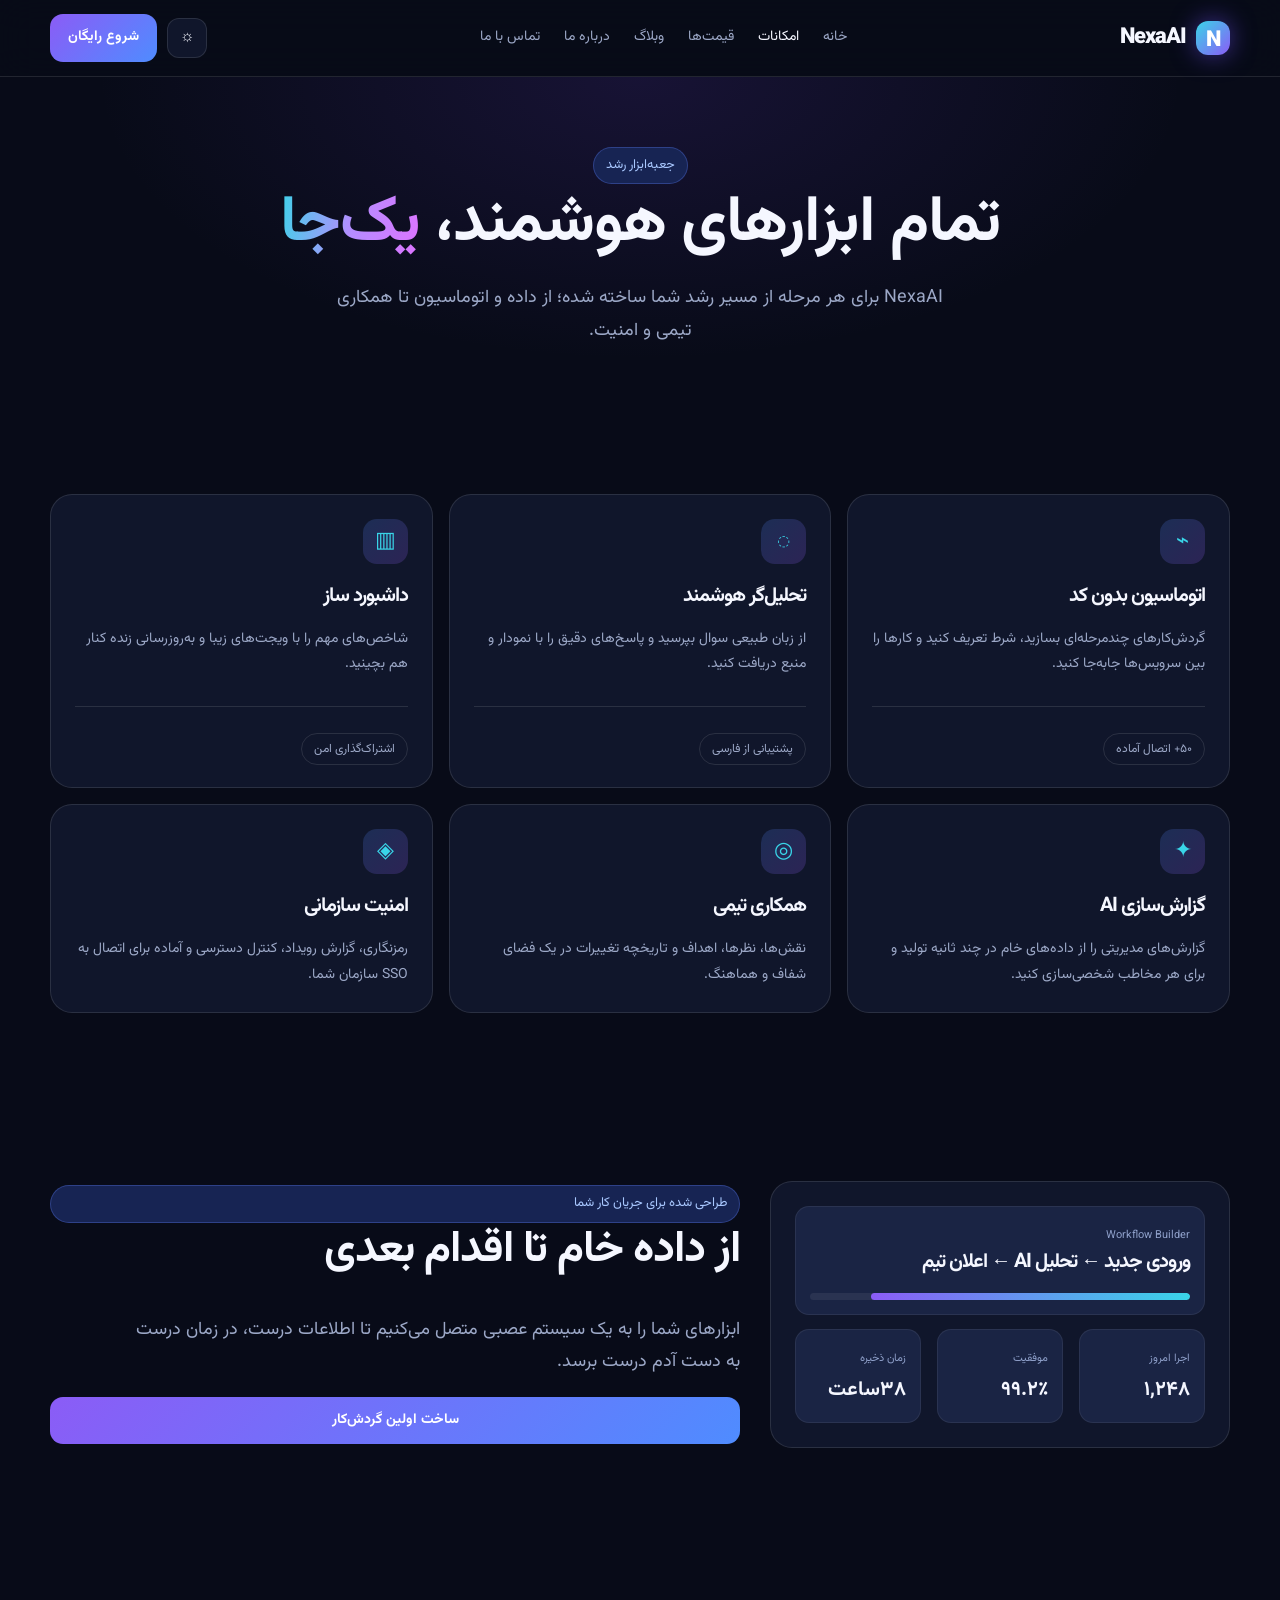
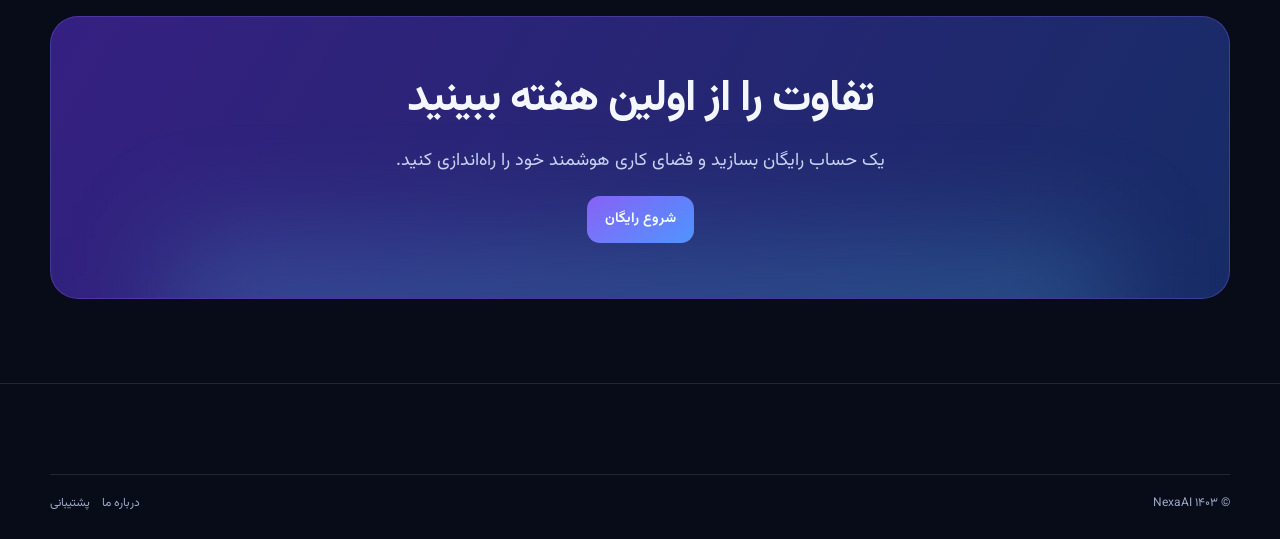
<file: features.html>
<!doctype html><html lang="fa" dir="rtl"><head><meta charset="utf-8"><meta name="viewport" content="width=device-width,initial-scale=1"><title>امکانات | NexaAI</title><link rel="stylesheet" href="css/style.css"></head><body><header class="header"><div class="container nav"><a class="brand" href="index.html"><span class="brand-mark"></span>NexaAI</a><nav class="nav-links"><a href="index.html">خانه</a><a class="active" href="features.html">امکانات</a><a href="pricing.html">قیمت‌ها</a><a href="blog.html">وبلاگ</a><a href="about.html">درباره ما</a><a href="contact.html">تماس با ما</a></nav><div class="actions"><button class="theme-btn" data-theme-toggle>☼</button><a class="btn btn-primary" href="signup.html">شروع رایگان</a><button class="menu-btn" data-menu>☰</button></div></div></header><main><section class="page-hero center"><div class="container"><span class="eyebrow">جعبه‌ابزار رشد</span><h1>تمام ابزارهای هوشمند، <span class="gradient-text">یک‌جا</span></h1><p class="lead">NexaAI برای هر مرحله از مسیر رشد شما ساخته شده؛ از داده و اتوماسیون تا همکاری تیمی و امنیت.</p></div></section><section class="section"><div class="container grid-3"><article class="card"><div class="icon">⌁</div><h3>اتوماسیون بدون کد</h3><p>گردش‌کارهای چندمرحله‌ای بسازید، شرط تعریف کنید و کارها را بین سرویس‌ها جابه‌جا کنید.</p><div class="divider"></div><span class="pill">۵۰+ اتصال آماده</span></article><article class="card"><div class="icon">◌</div><h3>تحلیل‌گر هوشمند</h3><p>از زبان طبیعی سوال بپرسید و پاسخ‌های دقیق را با نمودار و منبع دریافت کنید.</p><div class="divider"></div><span class="pill">پشتیبانی از فارسی</span></article><article class="card"><div class="icon">▥</div><h3>داشبورد ساز</h3><p>شاخص‌های مهم را با ویجت‌های زیبا و به‌روزرسانی زنده کنار هم بچینید.</p><div class="divider"></div><span class="pill">اشتراک‌گذاری امن</span></article><article class="card"><div class="icon">✦</div><h3>گزارش‌سازی AI</h3><p>گزارش‌های مدیریتی را از داده‌های خام در چند ثانیه تولید و برای هر مخاطب شخصی‌سازی کنید.</p></article><article class="card"><div class="icon">◎</div><h3>همکاری تیمی</h3><p>نقش‌ها، نظرها، اهداف و تاریخچه تغییرات در یک فضای شفاف و هماهنگ.</p></article><article class="card"><div class="icon">◈</div><h3>امنیت سازمانی</h3><p>رمزنگاری، گزارش رویداد، کنترل دسترسی و آماده برای اتصال به SSO سازمان شما.</p></article></div></section><section class="section"><div class="container showcase"><div class="card"><div class="mini-card"><span>Workflow Builder</span><h3>ورودی جدید ← تحلیل AI ← اعلان تیم</h3><div class="progress"><i style="width:84%"></i></div></div><div class="grid-3" style="margin-top:14px"><div class="mini-card"><span>اجرا امروز</span><strong>۱,۲۴۸</strong></div><div class="mini-card"><span>موفقیت</span><strong>۹۹.۲٪</strong></div><div class="mini-card"><span>زمان ذخیره</span><strong>۳۸ساعت</strong></div></div></div><div class="showcase-copy"><span class="eyebrow">طراحی شده برای جریان کار شما</span><h2>از داده خام تا اقدام بعدی</h2><p class="lead">ابزارهای شما را به یک سیستم عصبی متصل می‌کنیم تا اطلاعات درست، در زمان درست به دست آدم درست برسد.</p><a class="btn btn-primary" href="signup.html">ساخت اولین گردش‌کار</a></div></div></section><section class="section"><div class="container cta"><h2>تفاوت را از اولین هفته ببینید</h2><p class="lead" style="margin-inline:auto;color:#cbd4ef">یک حساب رایگان بسازید و فضای کاری هوشمند خود را راه‌اندازی کنید.</p><a href="signup.html" class="btn btn-primary">شروع رایگان</a></div></section></main><footer><div class="container footer-bottom"><span>© ۱۴۰۳ NexaAI</span><span><a href="about.html">درباره ما</a>　<a href="contact.html">پشتیبانی</a></span></div></footer><script src="js/main.js"></script></body></html>
</file>
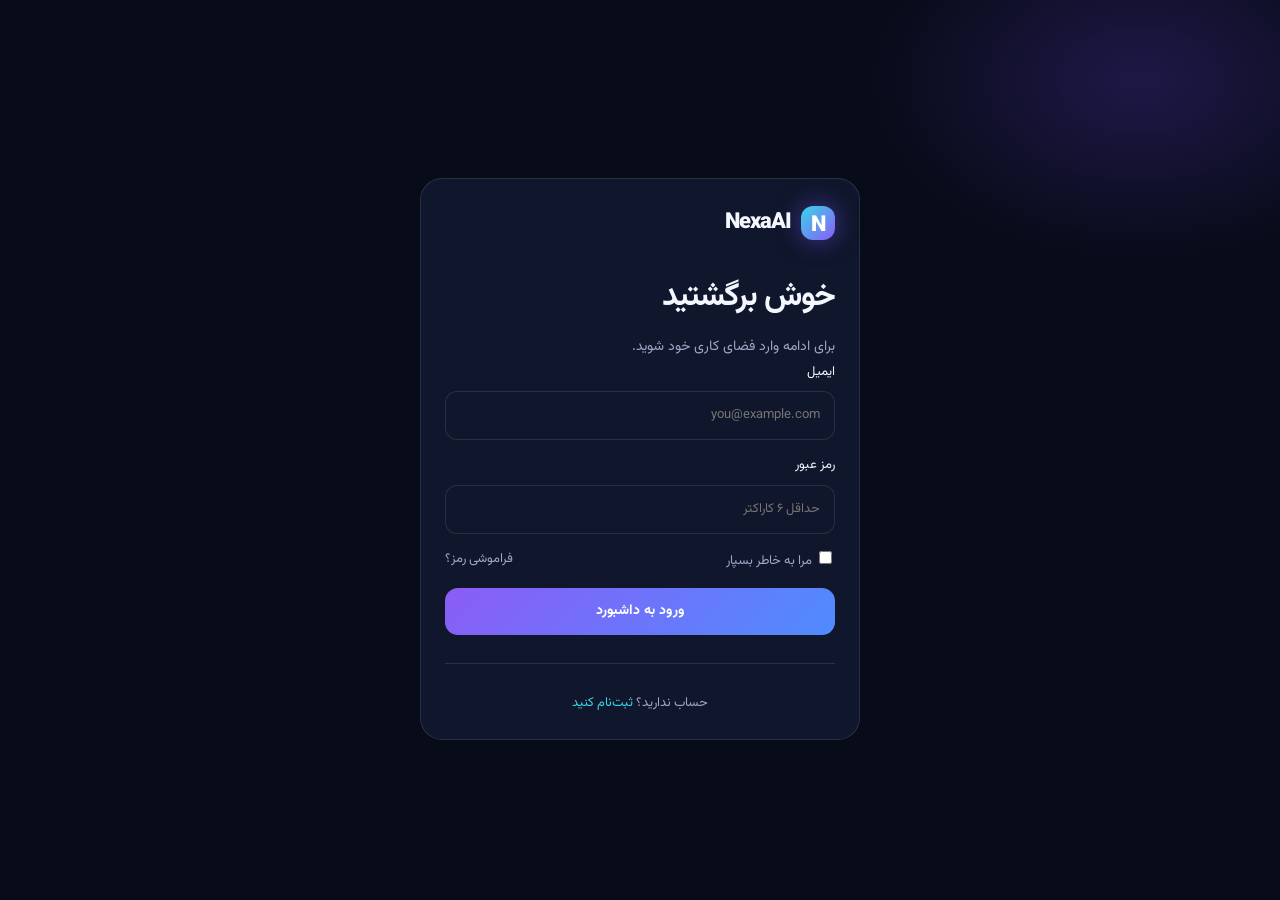
<file: login.html>
<!doctype html><html lang="fa" dir="rtl"><head><meta charset="utf-8"><meta name="viewport" content="width=device-width,initial-scale=1"><title>ورود | NexaAI</title><link rel="stylesheet" href="css/style.css"></head><body><main class="hero" style="min-height:100vh;display:grid;place-items:center"><div class="card" style="width:min(440px,100%)"><a class="brand" href="index.html"><span class="brand-mark"></span>NexaAI</a><h1 style="font-size:32px;margin-top:35px">خوش برگشتید</h1><p class="lead" style="font-size:14px">برای ادامه وارد فضای کاری خود شوید.</p><form class="form" data-auth><label class="field">ایمیل<input type="email" required placeholder="you@example.com"></label><label class="field">رمز عبور<input name="password" type="password" minlength="6" required placeholder="حداقل ۶ کاراکتر"></label><div style="display:flex;justify-content:space-between;color:var(--muted);font-size:13px"><label><input type="checkbox"> مرا به خاطر بسپار</label><a href="contact.html">فراموشی رمز؟</a></div><button class="btn btn-primary">ورود به داشبورد</button></form><div class="divider"></div><p class="center" style="font-size:13px;color:var(--muted)">حساب ندارید؟ <a href="signup.html" style="color:var(--cyan)">ثبت‌نام کنید</a></p></div></main><div class="toast"></div><script src="js/main.js"></script><script src="js/forms.js"></script></body></html>
</file>
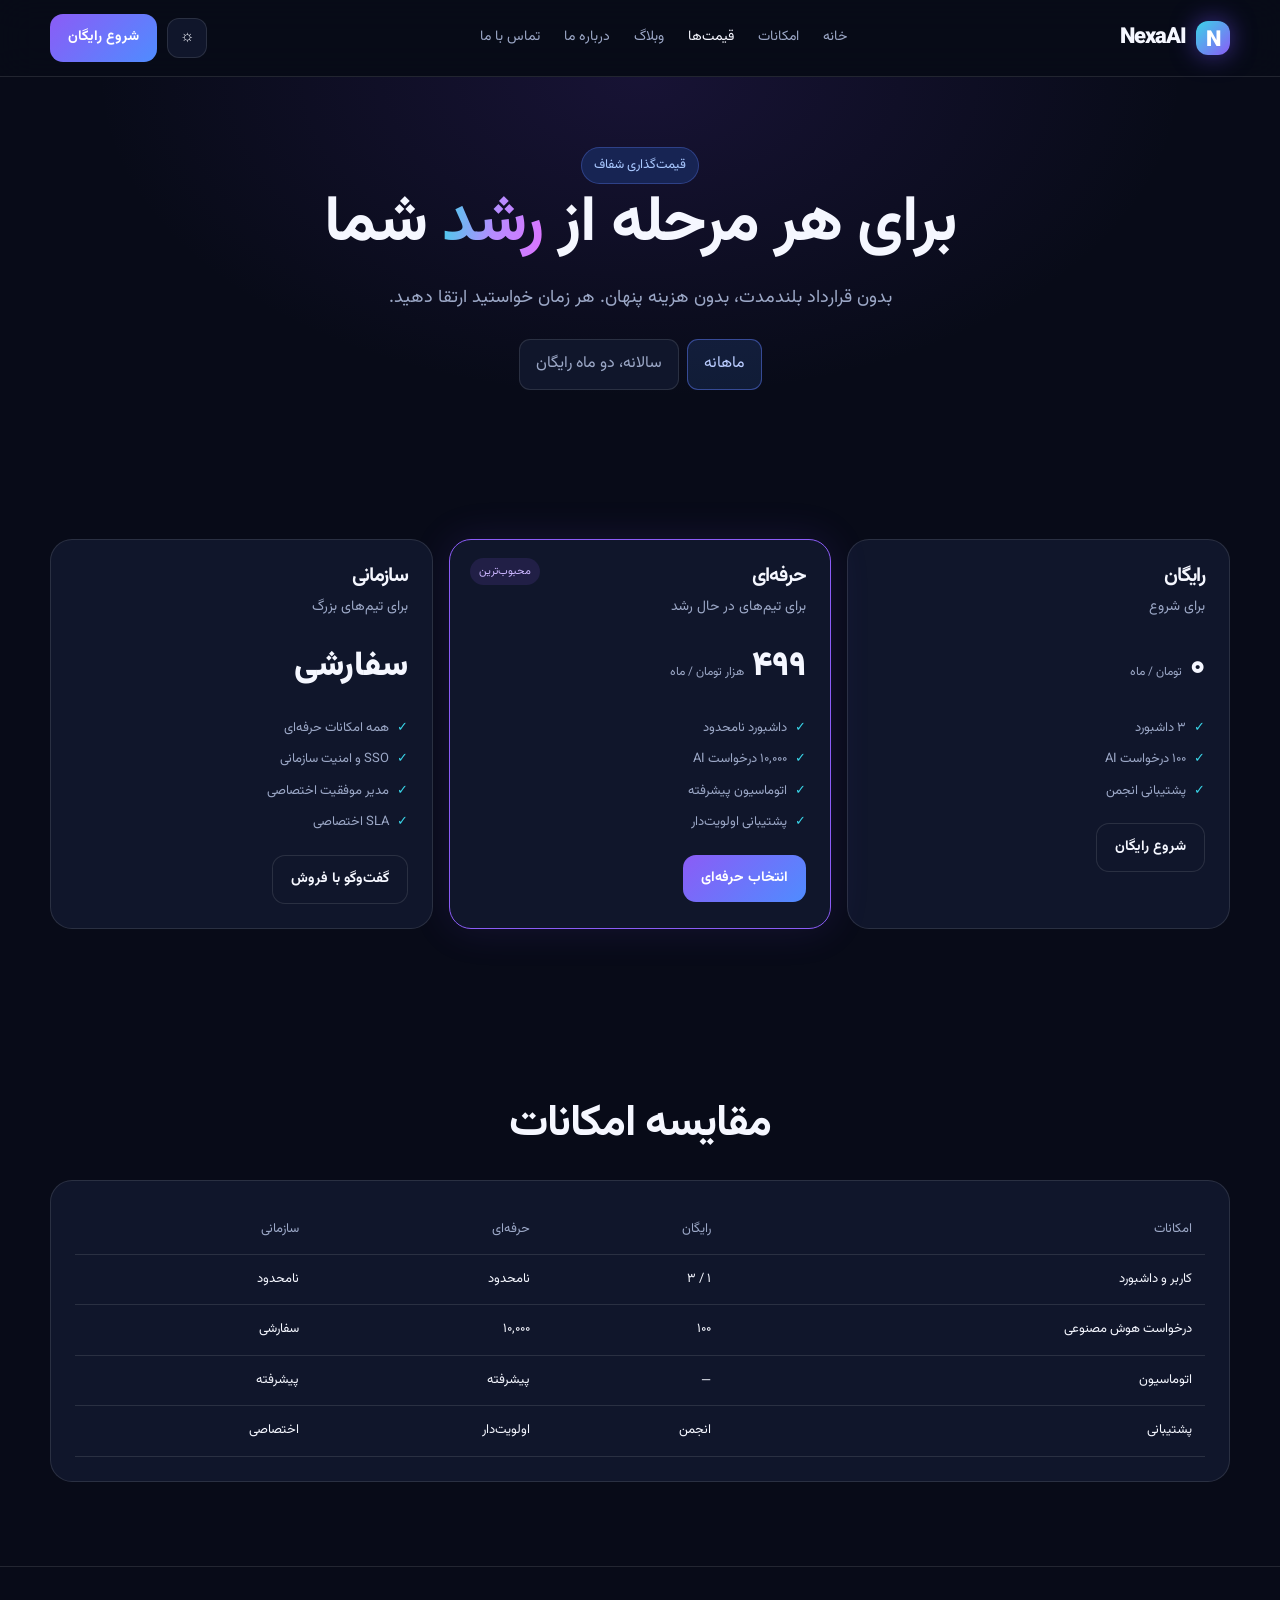
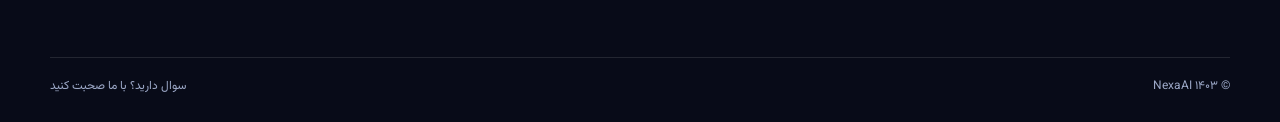
<file: pricing.html>
<!doctype html><html lang="fa" dir="rtl"><head><meta charset="utf-8"><meta name="viewport" content="width=device-width,initial-scale=1"><title>قیمت‌ها | NexaAI</title><link rel="stylesheet" href="css/style.css"></head><body><header class="header"><div class="container nav"><a class="brand" href="index.html"><span class="brand-mark"></span>NexaAI</a><nav class="nav-links"><a href="index.html">خانه</a><a href="features.html">امکانات</a><a class="active" href="pricing.html">قیمت‌ها</a><a href="blog.html">وبلاگ</a><a href="about.html">درباره ما</a><a href="contact.html">تماس با ما</a></nav><div class="actions"><button class="theme-btn" data-theme-toggle>☼</button><a class="btn btn-primary" href="signup.html">شروع رایگان</a><button class="menu-btn" data-menu>☰</button></div></div></header><main><section class="page-hero center"><div class="container"><span class="eyebrow">قیمت‌گذاری شفاف</span><h1>برای هر مرحله از <span class="gradient-text">رشد</span> شما</h1><p class="lead">بدون قرارداد بلندمدت، بدون هزینه پنهان. هر زمان خواستید ارتقا دهید.</p><div class="tabs" style="justify-content:center;margin-top:24px"><button class="tab active" data-billing="monthly">ماهانه</button><button class="tab" data-billing="yearly">سالانه، دو ماه رایگان</button></div></div></section><section class="section"><div class="container price-grid"><article class="card price"><h3>رایگان</h3><p>برای شروع</p><div class="price-value"><span data-monthly="۰" data-yearly="۰">۰</span> <small>تومان / ماه</small></div><ul class="check-list"><li>۳ داشبورد</li><li>۱۰۰ درخواست AI</li><li>پشتیبانی انجمن</li></ul><a href="signup.html" class="btn btn-ghost">شروع رایگان</a></article><article class="card price popular"><span class="badge">محبوب‌ترین</span><h3>حرفه‌ای</h3><p>برای تیم‌های در حال رشد</p><div class="price-value"><span data-monthly="۴۹۹" data-yearly="۳۹۹">۴۹۹</span> <small>هزار تومان / ماه</small></div><ul class="check-list"><li>داشبورد نامحدود</li><li>۱۰,۰۰۰ درخواست AI</li><li>اتوماسیون پیشرفته</li><li>پشتیبانی اولویت‌دار</li></ul><a href="signup.html" class="btn btn-primary">انتخاب حرفه‌ای</a></article><article class="card price"><h3>سازمانی</h3><p>برای تیم‌های بزرگ</p><div class="price-value">سفارشی</div><ul class="check-list"><li>همه امکانات حرفه‌ای</li><li>SSO و امنیت سازمانی</li><li>مدیر موفقیت اختصاصی</li><li>SLA اختصاصی</li></ul><a href="contact.html" class="btn btn-ghost">گفت‌وگو با فروش</a></article></div></section><section class="section"><div class="container"><h2 class="center">مقایسه امکانات</h2><div class="card table-wrap" style="margin-top:28px"><table class="data-table"><thead><tr><th>امکانات</th><th>رایگان</th><th>حرفه‌ای</th><th>سازمانی</th></tr></thead><tbody><tr><td>کاربر و داشبورد</td><td>۱ / ۳</td><td>نامحدود</td><td>نامحدود</td></tr><tr><td>درخواست هوش مصنوعی</td><td>۱۰۰</td><td>۱۰,۰۰۰</td><td>سفارشی</td></tr><tr><td>اتوماسیون</td><td>—</td><td>پیشرفته</td><td>پیشرفته</td></tr><tr><td>پشتیبانی</td><td>انجمن</td><td>اولویت‌دار</td><td>اختصاصی</td></tr></tbody></table></div></div></section></main><footer><div class="container footer-bottom"><span>© ۱۴۰۳ NexaAI</span><a href="contact.html">سوال دارید؟ با ما صحبت کنید</a></div></footer><script src="js/main.js"></script><script src="js/pricing.js"></script></body></html>
</file>
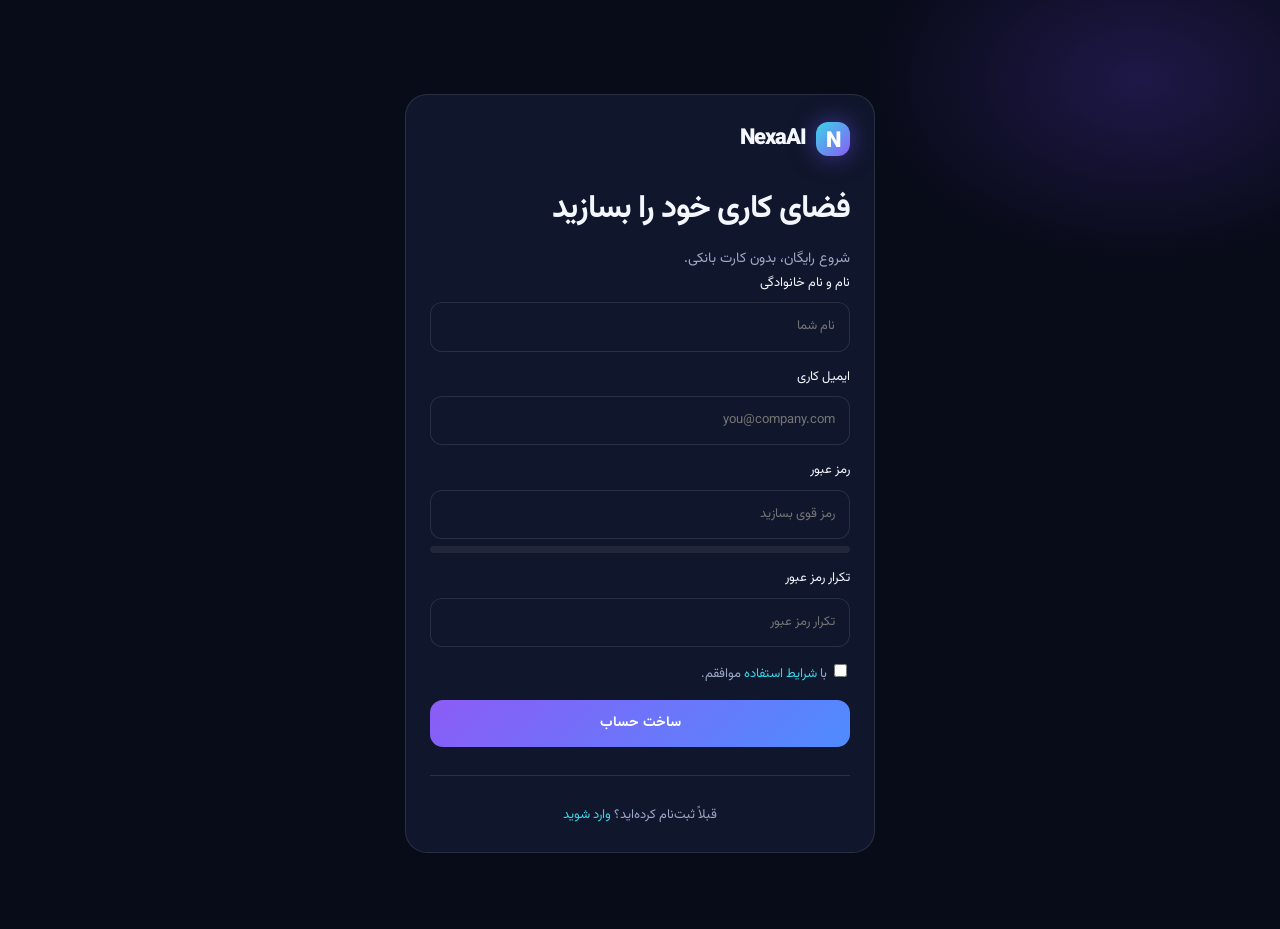
<file: signup.html>
<!doctype html><html lang="fa" dir="rtl"><head><meta charset="utf-8"><meta name="viewport" content="width=device-width,initial-scale=1"><title>ثبت‌نام | NexaAI</title><link rel="stylesheet" href="css/style.css"></head><body><main class="hero" style="min-height:100vh;display:grid;place-items:center"><div class="card" style="width:min(470px,100%)"><a class="brand" href="index.html"><span class="brand-mark"></span>NexaAI</a><h1 style="font-size:32px;margin-top:30px">فضای کاری خود را بسازید</h1><p class="lead" style="font-size:14px">شروع رایگان، بدون کارت بانکی.</p><form class="form" data-auth><label class="field">نام و نام خانوادگی<input required placeholder="نام شما"></label><label class="field">ایمیل کاری<input type="email" required placeholder="you@company.com"></label><label class="field">رمز عبور<input name="password" type="password" minlength="6" required placeholder="رمز قوی بسازید"><div class="progress"><i data-strength style="width:0"></i></div></label><label class="field">تکرار رمز عبور<input name="password-confirm" type="password" minlength="6" required placeholder="تکرار رمز عبور"></label><label style="font-size:13px;color:var(--muted)"><input type="checkbox" required> با <a href="contact.html" style="color:var(--cyan)">شرایط استفاده</a> موافقم.</label><button class="btn btn-primary">ساخت حساب</button></form><div class="divider"></div><p class="center" style="font-size:13px;color:var(--muted)">قبلاً ثبت‌نام کرده‌اید؟ <a href="login.html" style="color:var(--cyan)">وارد شوید</a></p></div></main><div class="toast"></div><script src="js/main.js"></script><script src="js/forms.js"></script></body></html>
</file>
<file: css/style.css>
@import url('https://fonts.googleapis.com/css2?family=Vazirmatn:wght@400;500;600;700;800;900&display=swap');
:root{--bg:#080b18;--surface:#10162b;--surface-2:#151d38;--text:#f5f7ff;--muted:#9ca8c7;--line:rgba(255,255,255,.11);--purple:#8b5cf6;--blue:#4f8cff;--cyan:#39d5e8;--pink:#de72ff;--shadow:0 24px 80px rgba(0,0,0,.35);--radius:22px}html[data-theme=light]{--bg:#f5f7fc;--surface:#fff;--surface-2:#eef2ff;--text:#101528;--muted:#63708d;--line:rgba(15,24,50,.12);--shadow:0 20px 60px rgba(44,57,100,.12)}*{box-sizing:border-box}html{scroll-behavior:smooth}body{margin:0;background:var(--bg);color:var(--text);font-family:'Vazirmatn',Tahoma,Arial,sans-serif;line-height:1.8;direction:rtl}a{color:inherit;text-decoration:none}button,input,textarea,select{font:inherit}button{cursor:pointer;border:0}img{max-width:100%}.container{width:min(1180px,calc(100% - 40px));margin:auto}.announcement{background:linear-gradient(90deg,#5527b7,#176bc8);text-align:center;padding:8px 16px;font-size:13px}.announcement a{text-decoration:underline}.header{position:sticky;top:0;z-index:20;backdrop-filter:blur(18px);background:color-mix(in srgb,var(--bg) 82%,transparent);border-bottom:1px solid var(--line);transition:.3s}.nav{height:76px;display:flex;align-items:center;justify-content:space-between;gap:24px}.brand{display:flex;align-items:center;gap:10px;font-weight:900;font-size:22px;letter-spacing:-1px}.brand-mark{width:34px;height:34px;border-radius:12px;background:linear-gradient(135deg,var(--cyan),var(--purple));display:grid;place-items:center;box-shadow:0 0 25px #6e52ff88}.brand-mark:after{content:'N';font-weight:900;color:#fff}.nav-links{display:flex;gap:24px;align-items:center;color:var(--muted);font-size:14px}.nav-links a:hover,.nav-links .active{color:var(--text)}.actions{display:flex;align-items:center;gap:10px}.btn{display:inline-flex;align-items:center;justify-content:center;gap:8px;border-radius:13px;padding:11px 18px;border:1px solid var(--line);transition:.25s;font-weight:700;font-size:14px}.btn:hover{transform:translateY(-2px);box-shadow:0 10px 30px #4f8cff33}.btn-primary{background:linear-gradient(135deg,var(--purple),var(--blue));color:#fff;border:0}.btn-ghost{background:var(--surface)}.theme-btn,.menu-btn{width:40px;height:40px;border-radius:12px;background:var(--surface);border:1px solid var(--line);color:var(--text)}.menu-btn{display:none}.hero{position:relative;overflow:hidden;padding:94px 0 76px}.hero:before{content:'';position:absolute;width:600px;height:400px;background:radial-gradient(ellipse,#5c3bca44,transparent 65%);top:-120px;right:-160px;pointer-events:none}.hero-grid{display:grid;grid-template-columns:1fr 1fr;align-items:center;gap:70px}.eyebrow{display:inline-flex;align-items:center;gap:8px;color:#a9c8ff;background:#172453;border:1px solid #526bd866;padding:6px 12px;border-radius:999px;font-size:13px}.dot{width:7px;height:7px;background:var(--cyan);border-radius:50%;box-shadow:0 0 14px var(--cyan)}h1,h2,h3{line-height:1.25;margin:0 0 18px;letter-spacing:-1px}h1{font-size:clamp(38px,5vw,70px)}h2{font-size:clamp(28px,4vw,44px)}h3{font-size:20px}.gradient-text{background:linear-gradient(100deg,var(--cyan),#b68cff 52%,var(--pink));-webkit-background-clip:text;background-clip:text;color:transparent}.lead{font-size:18px;color:var(--muted);max-width:620px}.hero-actions{display:flex;gap:12px;flex-wrap:wrap;margin-top:30px}.hero-note{color:var(--muted);font-size:12px;margin-top:16px}.mockup{background:linear-gradient(145deg,#141d3c,#0e1429);border:1px solid #6376cc44;border-radius:26px;padding:16px;box-shadow:var(--shadow),0 0 80px #6545b522;transform:perspective(1000px) rotateY(-5deg)}.mock-top{display:flex;justify-content:space-between;color:#9eacd4;font-size:11px;padding:0 4px 14px}.mock-grid{display:grid;grid-template-columns:repeat(2,1fr);gap:10px}.mini-card{background:#1a2444;border:1px solid #ffffff12;border-radius:14px;padding:14px}.mini-card strong{font-size:20px;display:block}.mini-card span{font-size:11px;color:#8fa0ca}.chart{height:128px;margin-top:12px;border-radius:12px;background:linear-gradient(180deg,#23376d55,transparent),repeating-linear-gradient(0deg,transparent 0 30px,#ffffff0d 31px);position:relative;overflow:hidden}.chart svg{width:100%;height:100%}.section{padding:84px 0}.section-head{display:flex;align-items:end;justify-content:space-between;gap:20px;margin-bottom:30px}.section-head p{color:var(--muted);max-width:530px}.center{text-align:center}.center p{margin-inline:auto}.trust{padding:25px 0;border-block:1px solid var(--line);color:var(--muted)}.logos{display:flex;justify-content:space-between;gap:25px;flex-wrap:wrap;font-weight:800;color:#6f7b9d;letter-spacing:1px}.stats{display:grid;grid-template-columns:repeat(4,1fr);gap:14px}.stat{padding:24px;background:var(--surface);border:1px solid var(--line);border-radius:18px}.stat strong{font-size:31px;display:block;color:var(--text)}.stat span{font-size:13px;color:var(--muted)}.grid-3{display:grid;grid-template-columns:repeat(3,1fr);gap:16px}.grid-4{display:grid;grid-template-columns:repeat(4,1fr);gap:16px}.card{background:var(--surface);border:1px solid var(--line);border-radius:var(--radius);padding:24px;transition:.3s}.card:hover{transform:translateY(-5px);border-color:#7789e766;box-shadow:var(--shadow)}.icon{width:45px;height:45px;border-radius:14px;display:grid;place-items:center;background:linear-gradient(135deg,#4f8cff33,#9c5cff33);color:var(--cyan);font-size:22px;margin-bottom:20px}.card p{color:var(--muted);font-size:14px;margin:0}.tabs{display:flex;gap:8px;flex-wrap:wrap;margin-bottom:20px}.tab{background:var(--surface);color:var(--muted);padding:10px 16px;border-radius:11px;border:1px solid var(--line)}.tab.active{background:#4f8cff22;color:#baccff;border-color:#627eff77}.showcase{display:grid;grid-template-columns:.8fr 1.2fr;gap:30px;align-items:stretch}.showcase-copy{display:flex;flex-direction:column;justify-content:center}.showcase-panel{min-height:330px}.steps{display:grid;grid-template-columns:repeat(4,1fr);gap:12px}.step-no{font-size:14px;color:var(--cyan);font-family:monospace}.quote{font-size:16px;color:#dfe5fa;margin-bottom:20px}.person{display:flex;align-items:center;gap:12px}.avatar{width:42px;height:42px;border-radius:50%;background:linear-gradient(135deg,var(--purple),var(--cyan));display:grid;place-items:center;font-weight:bold}.person small{color:var(--muted);display:block}.stars{color:#ffc56a;letter-spacing:2px}.price-grid{display:grid;grid-template-columns:repeat(3,1fr);gap:16px;align-items:stretch}.price{position:relative}.price.popular{border-color:#8b5cf6;box-shadow:0 0 40px #7649e922}.badge{position:absolute;left:20px;top:18px;background:#8b5cf622;color:#cbb6ff;padding:4px 9px;border-radius:99px;font-size:11px}.price h3{margin-bottom:6px}.price-value{font-size:34px;font-weight:900;margin:16px 0}.price-value small{font-size:12px;color:var(--muted);font-weight:normal}.check-list{list-style:none;padding:0;margin:20px 0;display:grid;gap:8px;color:var(--muted);font-size:13px}.check-list li:before{content:'✓';color:var(--cyan);margin-left:8px}.faq{max-width:820px;margin:auto}.faq-item{border-bottom:1px solid var(--line)}.faq-q{width:100%;display:flex;justify-content:space-between;align-items:center;background:transparent;color:var(--text);padding:18px 0;text-align:right;font-weight:700}.faq-a{height:0;overflow:hidden;color:var(--muted);font-size:14px;transition:.3s}.faq-item.open .faq-a{height:auto;padding:0 0 18px}.cta{background:linear-gradient(120deg,#352081,#172c66);border:1px solid #8b5cf655;border-radius:28px;padding:55px;text-align:center;position:relative;overflow:hidden}.cta:after{content:'';position:absolute;inset:auto 10% -90px;background:#59d9ff33;height:150px;filter:blur(55px)}footer{padding:55px 0 25px;border-top:1px solid var(--line)}.footer-grid{display:grid;grid-template-columns:1.4fr repeat(3,1fr);gap:30px}.footer-col h4{margin:0 0 14px}.footer-col a{display:block;color:var(--muted);font-size:13px;margin:7px 0}.footer-bottom{display:flex;justify-content:space-between;border-top:1px solid var(--line);margin-top:35px;padding-top:18px;color:var(--muted);font-size:12px}.page-hero{padding:70px 0 45px;background:radial-gradient(ellipse at 50% 0,#5532a833,transparent 60%)}.page-hero .lead{margin-inline:auto}.pill-row{display:flex;gap:8px;flex-wrap:wrap}.pill{padding:6px 12px;border:1px solid var(--line);border-radius:99px;color:var(--muted);font-size:12px}.article-card{overflow:hidden;padding:0}.article-cover{height:160px;background:linear-gradient(135deg,#283b9a,#8c4de0 55%,#25c8db);position:relative}.article-cover:after{content:'NexaAI';position:absolute;inset:0;display:grid;place-items:center;font-size:32px;font-weight:900;color:#ffffff55}.article-body{padding:20px}.article-body small{color:var(--muted)}.form{display:grid;gap:14px}.field{display:grid;gap:7px;font-size:13px}.field input,.field textarea,.field select{width:100%;background:var(--surface);color:var(--text);border:1px solid var(--line);border-radius:12px;padding:12px 14px;outline:none}.field input:focus,.field textarea:focus{border-color:var(--cyan);box-shadow:0 0 0 3px #39d5e822}.field textarea{min-height:130px;resize:vertical}.dashboard-shell{display:grid;grid-template-columns:245px 1fr;min-height:100vh;direction:ltr}.dash-sidebar{background:#0d1224;border-left:1px solid var(--line);padding:24px;direction:rtl}.dash-main{padding:28px;direction:rtl}.dash-nav{display:flex;justify-content:space-between;align-items:center;margin-bottom:28px}.dash-links{display:grid;gap:7px;margin-top:30px}.dash-links a{padding:11px 12px;border-radius:11px;color:var(--muted);font-size:13px}.dash-links a.active,.dash-links a:hover{background:#6874d822;color:var(--text)}.dash-grid{display:grid;grid-template-columns:repeat(4,1fr);gap:14px}.dash-card{background:var(--surface);border:1px solid var(--line);border-radius:18px;padding:18px}.dash-card small{color:var(--muted)}.dash-card strong{display:block;font-size:25px}.wide{grid-column:span 2}.bar-chart{height:200px;display:flex;align-items:end;gap:10px;padding:20px 5px 0}.bar{flex:1;background:linear-gradient(180deg,var(--cyan),var(--purple));border-radius:7px 7px 2px 2px;min-height:20px}.table-wrap{overflow:auto}.data-table{width:100%;border-collapse:collapse;font-size:13px}.data-table th,.data-table td{padding:13px;text-align:right;border-bottom:1px solid var(--line);white-space:nowrap}.data-table th{color:var(--muted);font-weight:normal}.progress{height:7px;border-radius:99px;background:#ffffff12;overflow:hidden}.progress i{display:block;height:100%;border-radius:inherit;background:linear-gradient(90deg,var(--purple),var(--cyan))}.toast{position:fixed;bottom:24px;right:24px;background:var(--surface-2);border:1px solid var(--line);padding:14px 18px;border-radius:13px;box-shadow:var(--shadow);z-index:50;transform:translateY(100px);opacity:0;transition:.3s}.toast.show{transform:translateY(0);opacity:1}.notice{padding:14px 16px;border-radius:13px;background:#39d5e812;border:1px solid #39d5e833;color:#bfeeff}.divider{height:1px;background:var(--line);margin:28px 0}.search{position:relative}.search input{padding-right:40px}.search:before{content:'⌕';position:absolute;right:14px;top:7px;color:var(--muted);font-size:20px}@media(max-width:800px){.container{width:min(100% - 28px,620px)}.nav-links{display:none}.menu-btn{display:block}.actions .btn-ghost{display:none}.hero{padding-top:55px}.hero-grid,.showcase{grid-template-columns:1fr;gap:38px}.mockup{transform:none}.stats,.grid-4,.steps{grid-template-columns:repeat(2,1fr)}.grid-3,.price-grid{grid-template-columns:1fr}.section{padding:58px 0}.section-head{display:block}.footer-grid{grid-template-columns:repeat(2,1fr)}.footer-grid .footer-col:first-child{grid-column:span 2}.footer-bottom{display:block}.dashboard-shell{grid-template-columns:1fr}.dash-sidebar{display:none}.dash-grid{grid-template-columns:repeat(2,1fr)}.wide{grid-column:span 2}.cta{padding:35px 20px}.mobile-open .nav-links{display:flex;position:absolute;top:76px;right:14px;left:14px;padding:18px;flex-direction:column;align-items:stretch;background:var(--surface);border:1px solid var(--line);border-radius:16px;box-shadow:var(--shadow)}h1{font-size:42px}}@media(max-width:480px){.stats,.dash-grid{grid-template-columns:1fr}.wide{grid-column:span 1}.hero-actions,.hero-actions .btn{width:100%}.logos{justify-content:center}.footer-grid{grid-template-columns:1fr}.footer-grid .footer-col:first-child{grid-column:auto}.page-hero{padding-top:45px}.dash-main{padding:18px}.bar-chart{gap:5px}}
</file>
